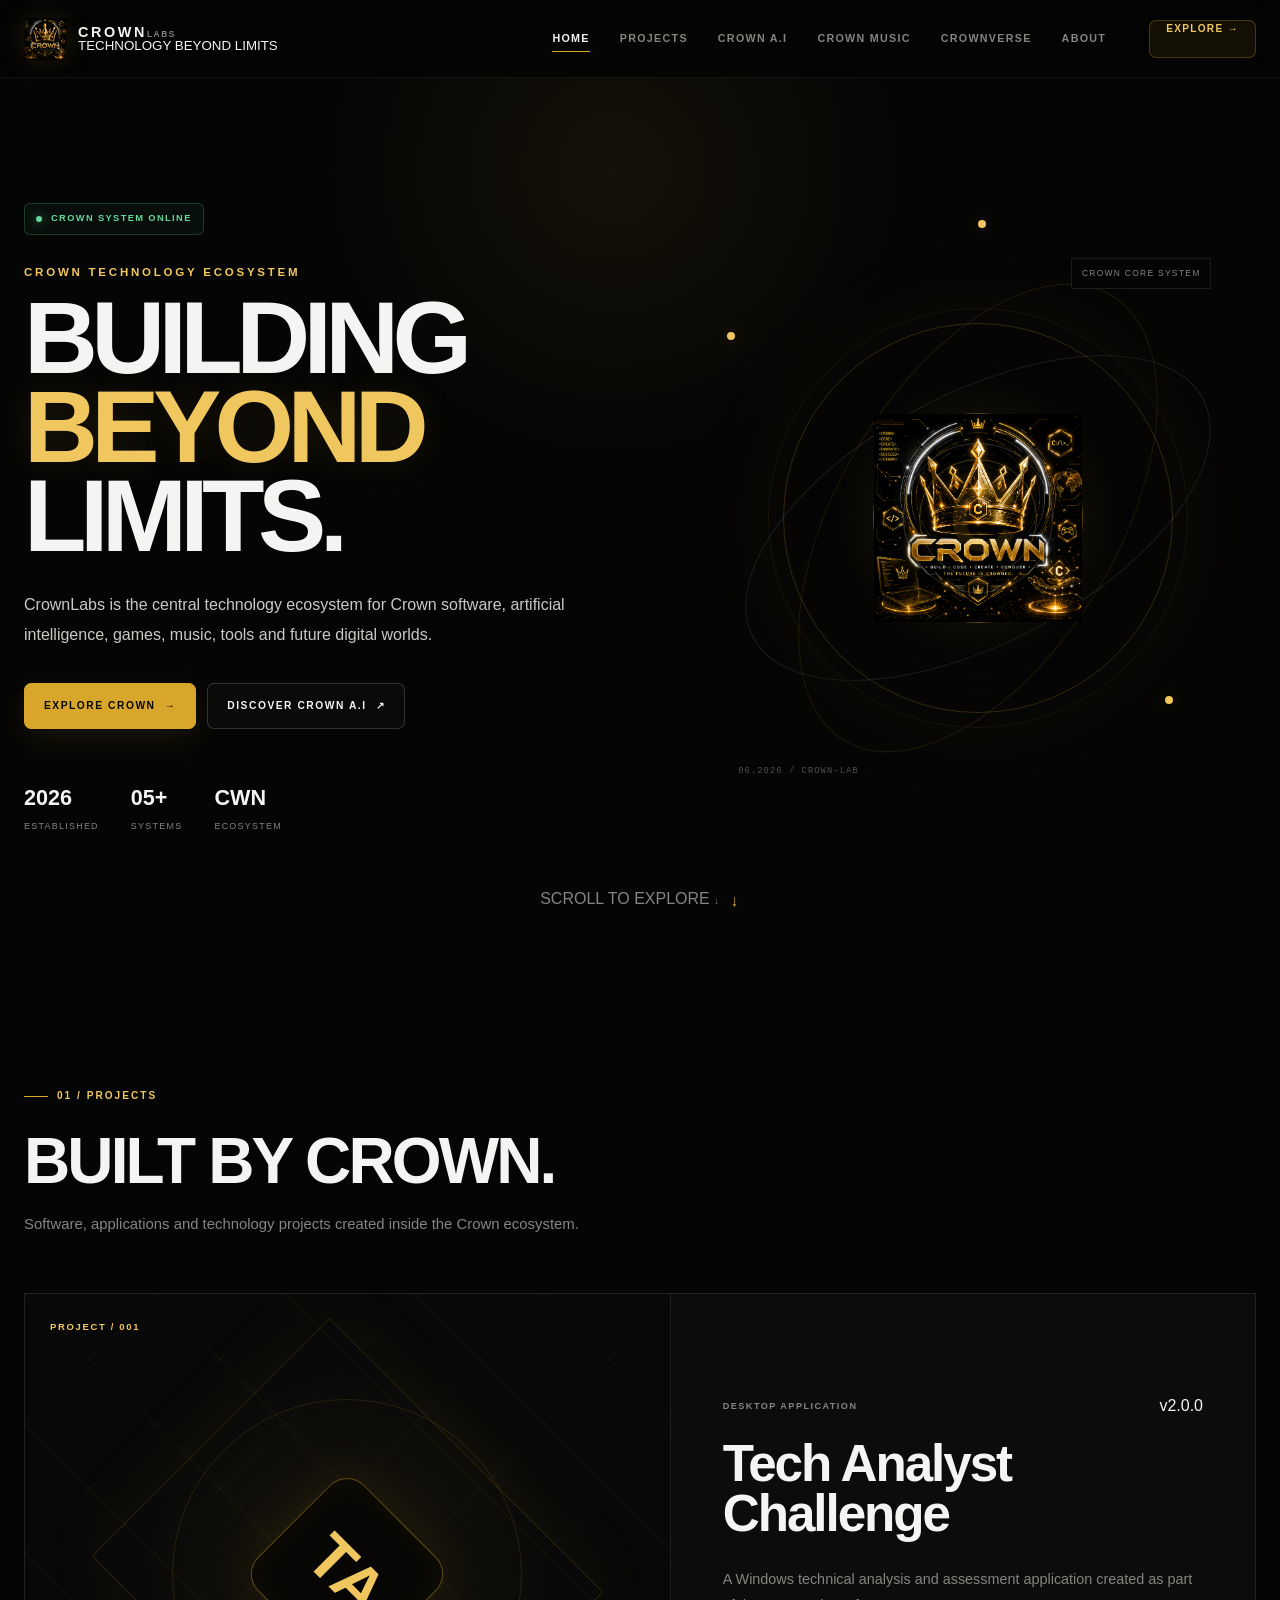
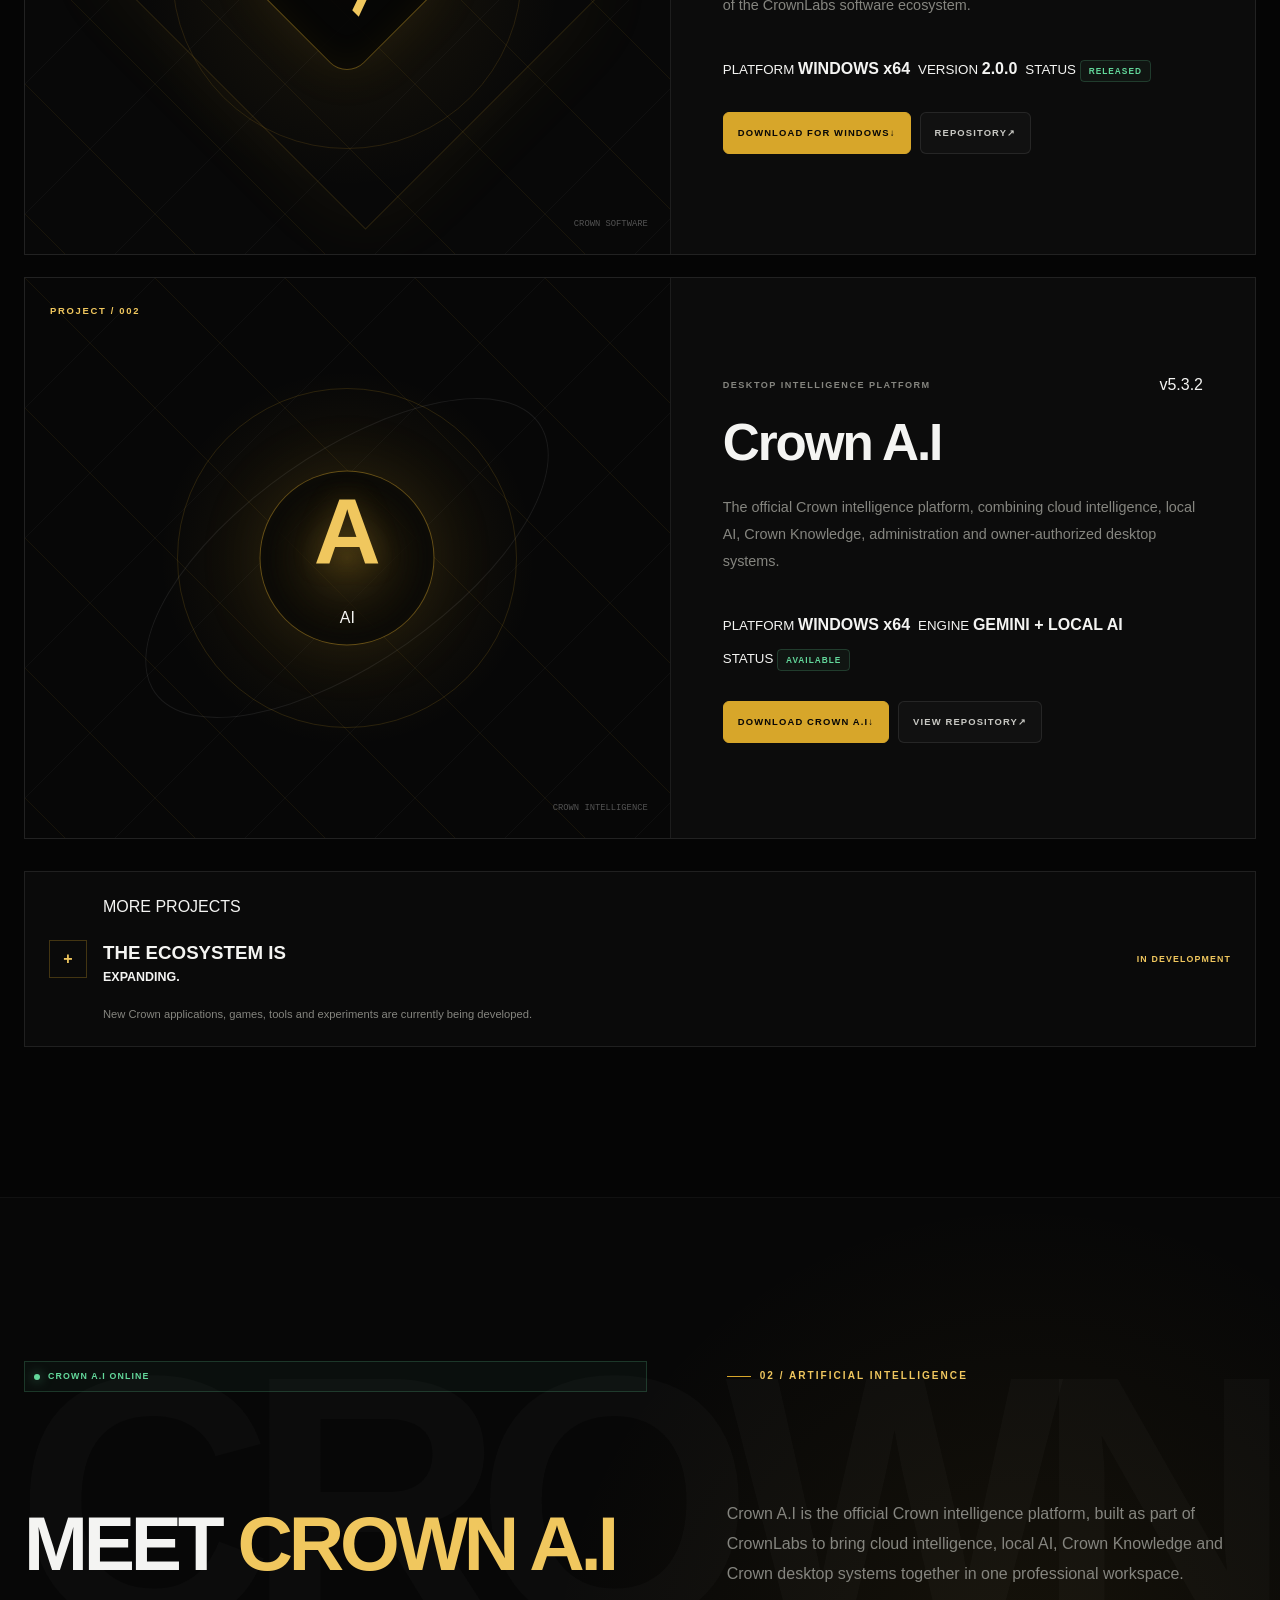
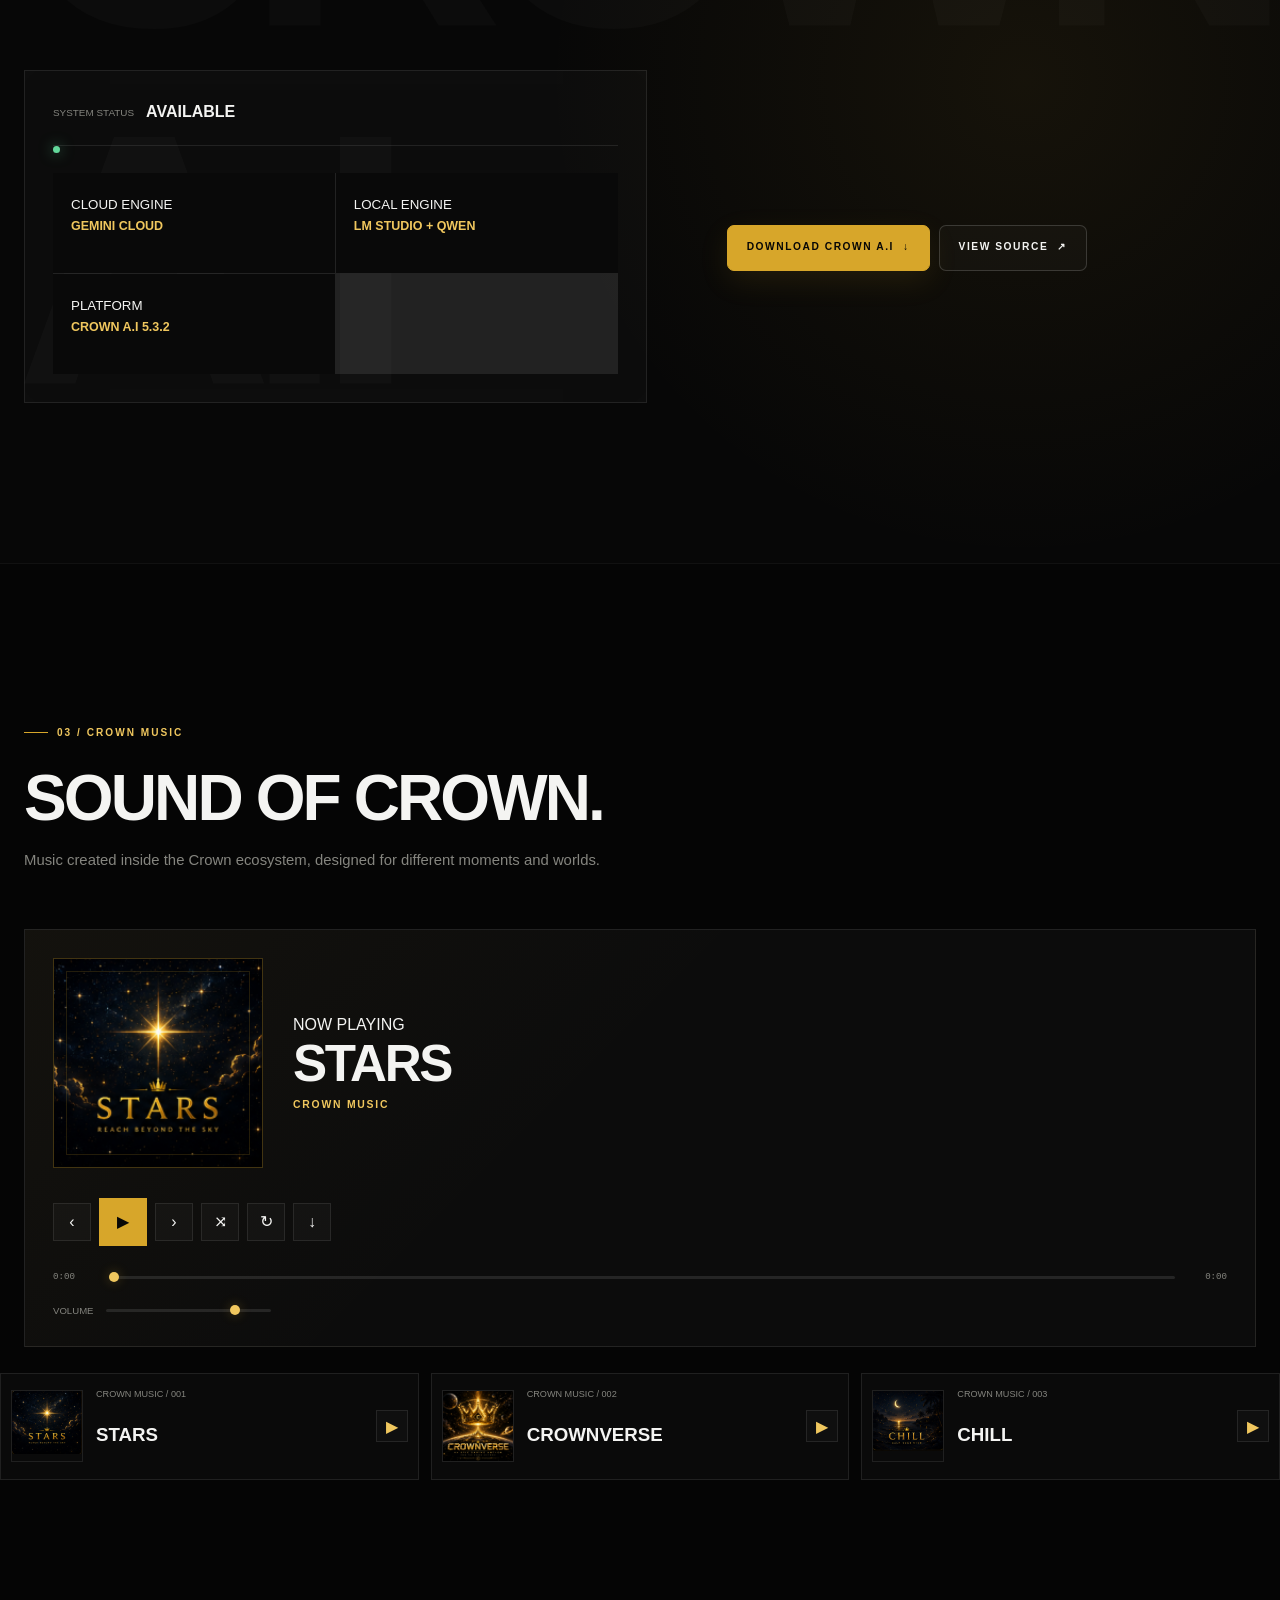
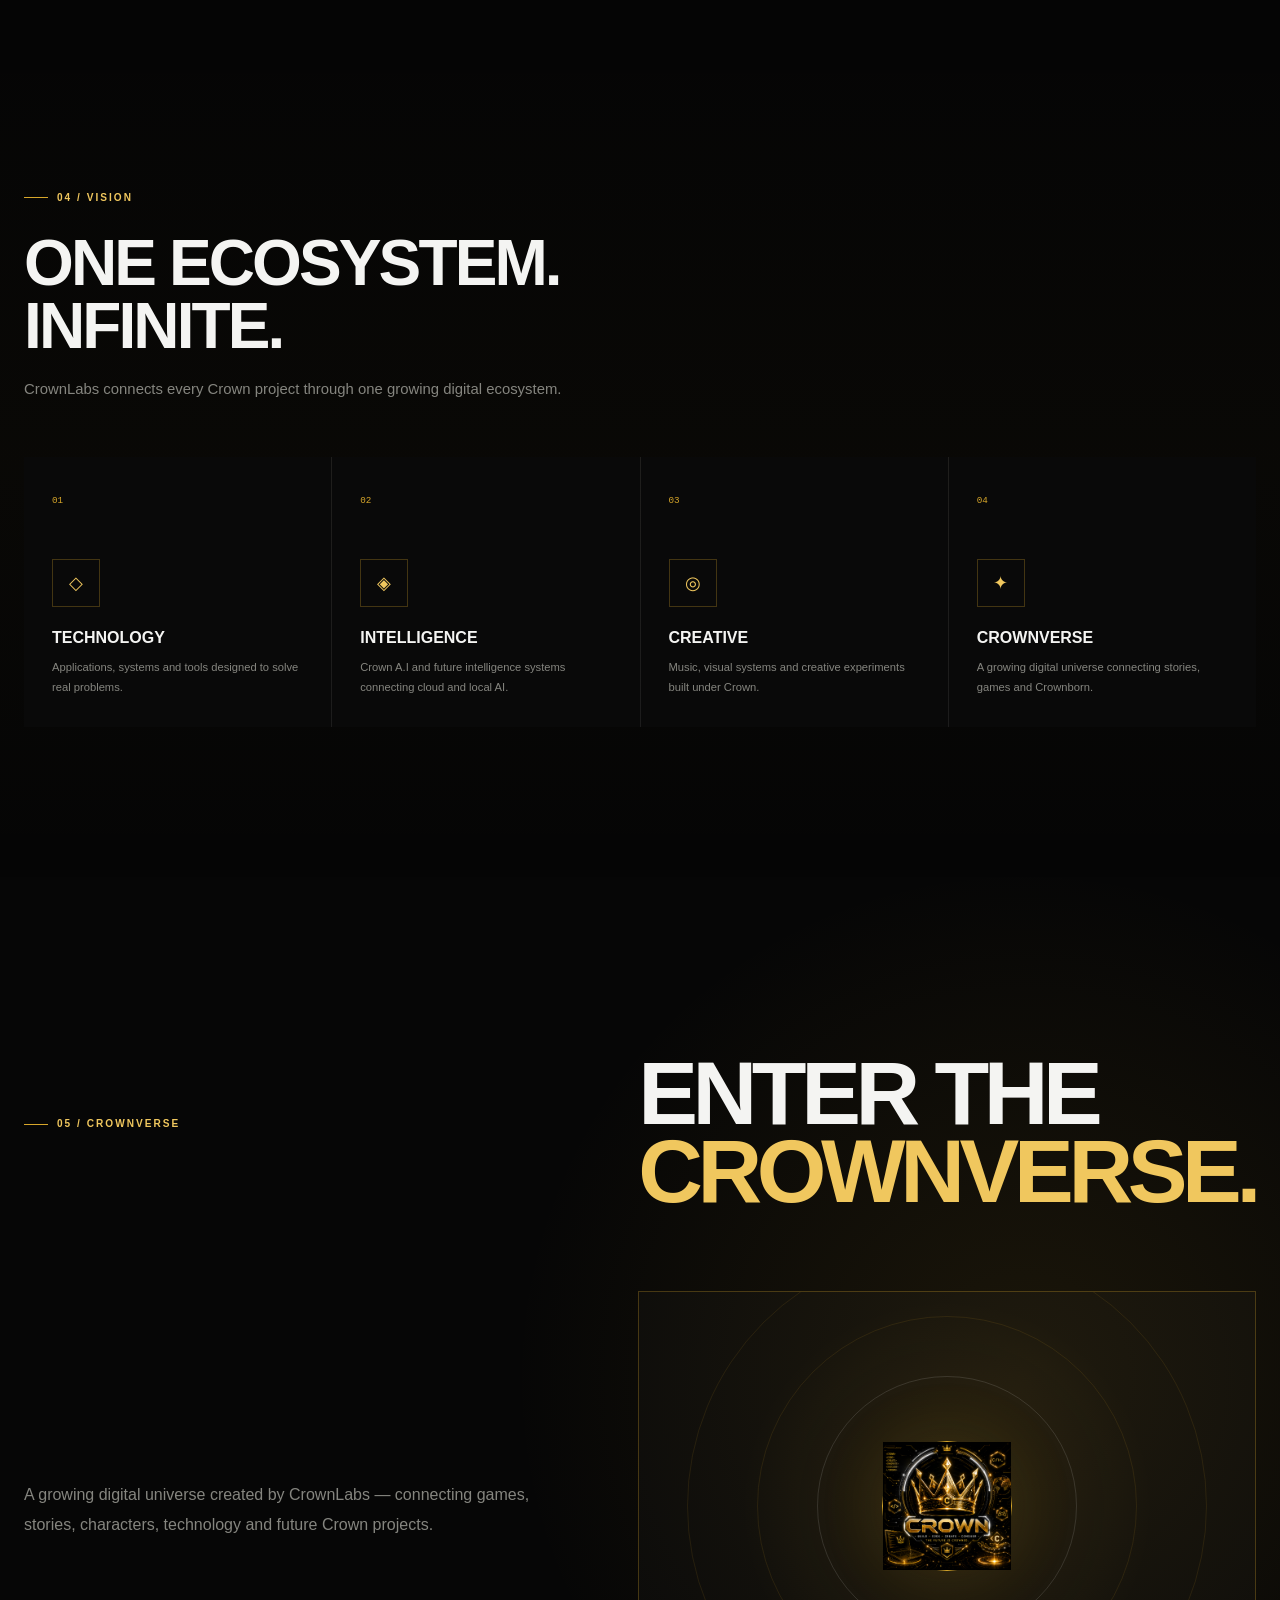
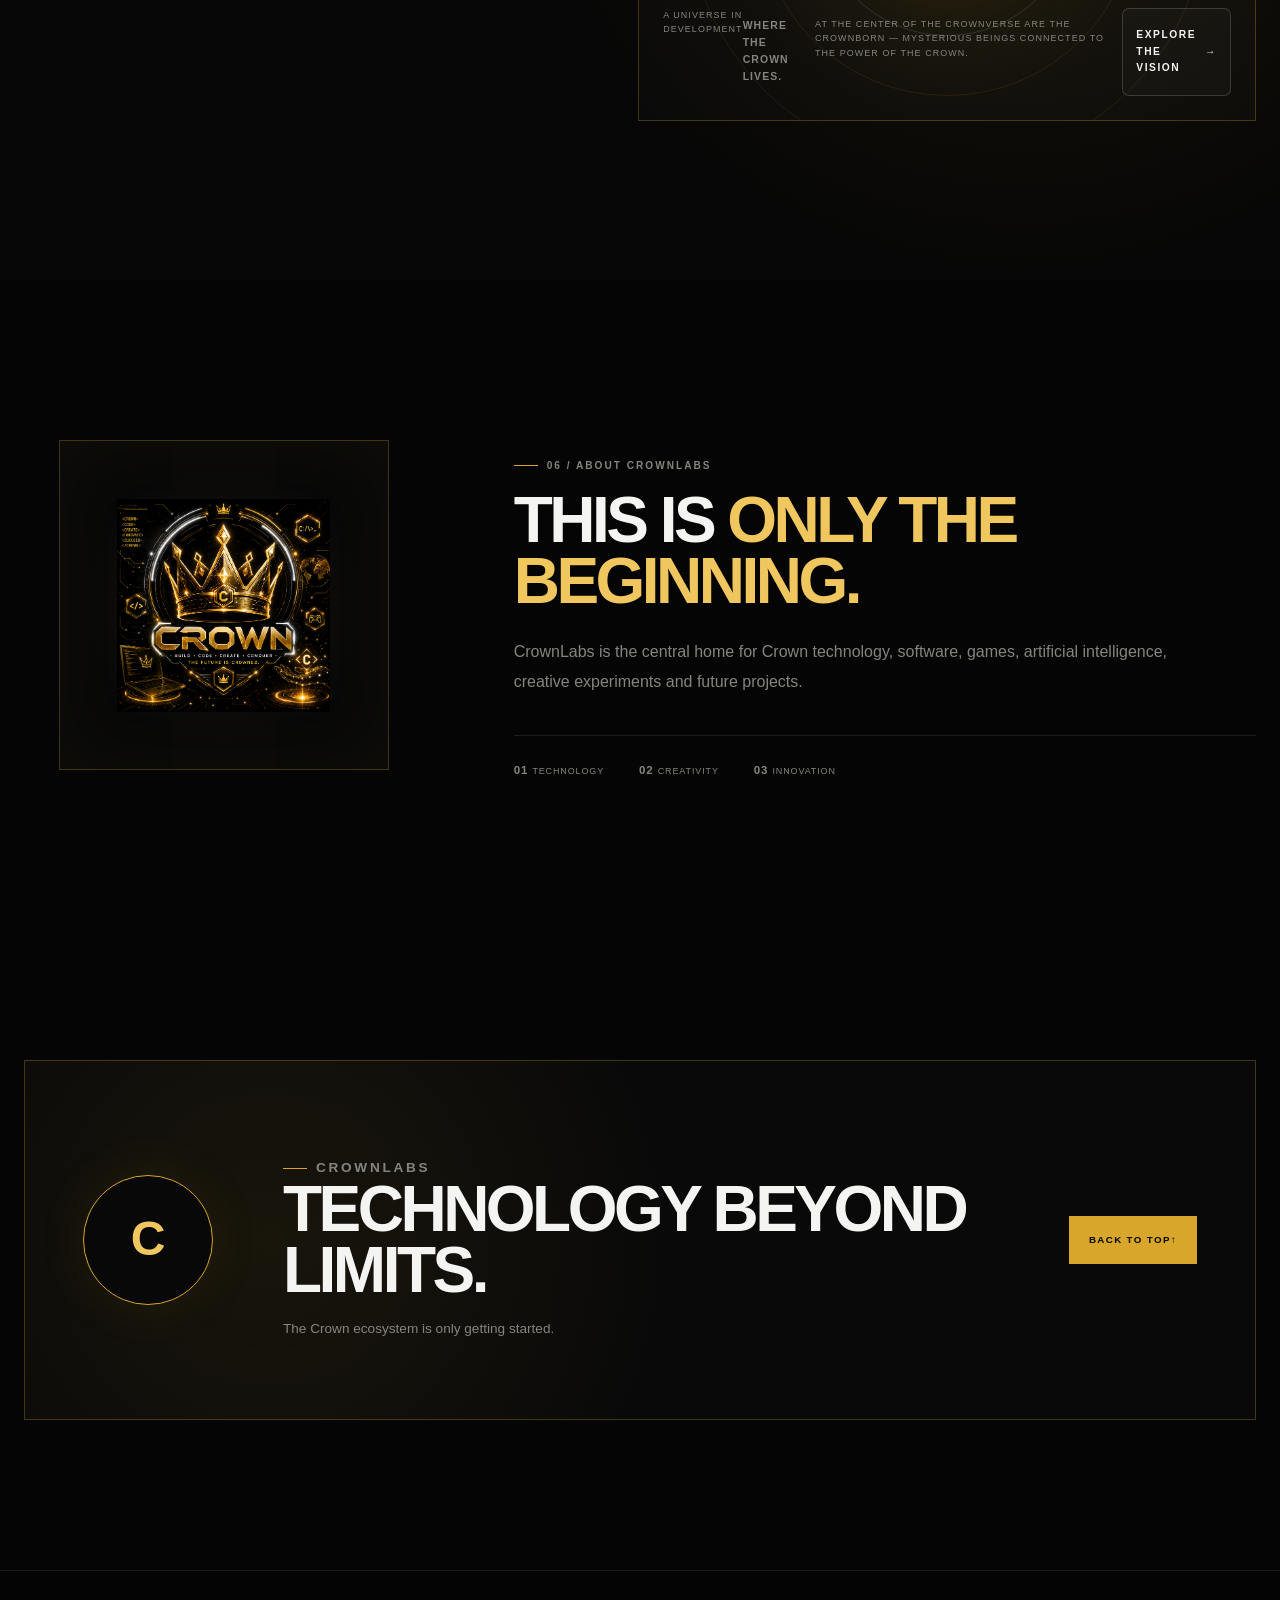
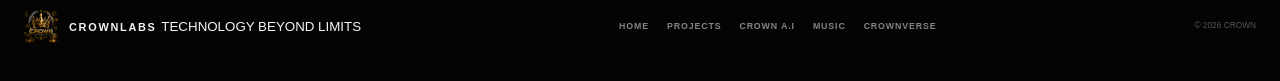
<file: index.html>
<!DOCTYPE html>
<html lang="en">

<head>

    <meta charset="UTF-8">

    <meta
        name="viewport"
        content="width=device-width, initial-scale=1.0"
    >

    <title>CrownLabs — Technology Beyond Limits</title>

    <meta
        name="description"
        content="CrownLabs is the official Crown technology ecosystem for software, artificial intelligence, games, music, tools and Crownverse."
    >

    <meta
        name="keywords"
        content="CrownLabs, Crown, Crown A.I, Crown Music, Crownverse, CWN, Tech Analyst Challenge"
    >

    <meta
        name="author"
        content="CrownLabs"
    >

    <meta
        name="robots"
        content="index, follow"
    >

    <link
        rel="canonical"
        href="https://adedejiabdulmateen15-cmd.github.io/Crown-Website/"
    >

    <meta
        property="og:type"
        content="website"
    >

    <meta
        property="og:title"
        content="CrownLabs — Technology Beyond Limits"
    >

    <meta
        property="og:description"
        content="Explore the official Crown technology ecosystem."
    >

    <meta
        property="og:image"
        content="https://adedejiabdulmateen15-cmd.github.io/Crown-Website/crown-logo.png"
    >

    <link
        rel="icon"
        type="image/x-icon"
        href="crown.ico"
    >

    <link
        rel="stylesheet"
        href="style.css"
    >

</head>


<body>


    <!-- =====================================================
         LOADER
         ===================================================== -->

    <div
        id="loader"
        aria-hidden="true"
    >

        <div class="loader-panel">

            <div class="loader-crown">

                <img
                    src="crown-logo.png"
                    alt="CrownLabs"
                >

            </div>

            <div class="loader-brand">
                CROWNLABS
            </div>

            <div class="loader-subtitle">
                TECHNOLOGY BEYOND LIMITS
            </div>

            <div class="loader-progress">

                <span></span>

            </div>

            <div class="loader-status">
                INITIALIZING CROWN SYSTEM
            </div>

        </div>

    </div>


    <!-- =====================================================
         BACKGROUND SYSTEM
         ===================================================== -->

    <div class="grid-background"></div>

    <div class="ambient ambient-one"></div>

    <div class="ambient ambient-two"></div>

    <div class="ambient ambient-three"></div>

    <div class="cursor-glow"></div>

    <div class="scroll-progress"></div>


    <!-- =====================================================
         HEADER
         ===================================================== -->

    <header class="site-header">

        <div class="nav-container">


            <a
                href="#home"
                class="brand"
                aria-label="CrownLabs home"
            >

                <div class="brand-mark">

                    <img
                        src="crown-logo.png"
                        alt="Crown"
                    >

                </div>

                <div class="brand-copy">

                    <strong>
                        CROWN<span>LABS</span>
                    </strong>

                    <small>
                        TECHNOLOGY BEYOND LIMITS
                    </small>

                </div>

            </a>


            <nav
                class="navigation"
                aria-label="Main navigation"
            >

                <a
                    href="#home"
                    class="active"
                >
                    HOME
                </a>

                <a href="#projects">
                    PROJECTS
                </a>

                <a href="#ai">
                    CROWN A.I
                </a>

                <a href="#music">
                    CROWN MUSIC
                </a>

                <a href="#crownverse">
                    CROWNVERSE
                </a>

                <a href="#about">
                    ABOUT
                </a>

            </nav>


            <a
                href="#projects"
                class="header-button"
            >
                EXPLORE
                <span>→</span>
            </a>


            <button
                class="mobile-menu"
                type="button"
                aria-label="Open navigation"
                aria-expanded="false"
            >

                <span></span>
                <span></span>
                <span></span>

            </button>


        </div>

    </header>


    <main>


        <!-- =================================================
             HERO
             ================================================= -->

        <section
            class="hero"
            id="home"
        >

            <div class="hero-grid">


                <div class="hero-content reveal">


                    <div class="system-status">

                        <span class="status-dot"></span>

                        CROWN SYSTEM ONLINE

                    </div>


                    <p class="hero-eyebrow">
                        CROWN TECHNOLOGY ECOSYSTEM
                    </p>


                    <h1>

                        BUILDING

                        <span>
                            BEYOND
                        </span>

                        LIMITS.

                    </h1>


                    <p class="hero-description">

                        CrownLabs is the central technology ecosystem
                        for Crown software, artificial intelligence,
                        games, music, tools and future digital worlds.

                    </p>


                    <div class="hero-actions">

                        <a
                            href="#projects"
                            class="button button-gold"
                        >

                            EXPLORE CROWN

                            <span>→</span>

                        </a>


                        <a
                            href="#ai"
                            class="button button-outline"
                        >

                            DISCOVER CROWN A.I

                            <span>↗</span>

                        </a>

                    </div>


                    <div class="hero-metrics">


                        <div>

                            <strong>
                                2026
                            </strong>

                            <span>
                                ESTABLISHED
                            </span>

                        </div>


                        <div>

                            <strong>
                                05+
                            </strong>

                            <span>
                                SYSTEMS
                            </span>

                        </div>


                        <div>

                            <strong>
                                CWN
                            </strong>

                            <span>
                                ECOSYSTEM
                            </span>

                        </div>


                    </div>


                </div>


                <!-- HERO VISUAL -->

                <div
                    class="hero-visual reveal"
                    aria-hidden="true"
                >


                    <div class="orbit orbit-one"></div>

                    <div class="orbit orbit-two"></div>

                    <div class="orbit orbit-three"></div>


                    <div class="orbit-dot dot-one"></div>

                    <div class="orbit-dot dot-two"></div>

                    <div class="orbit-dot dot-three"></div>


                    <div class="hero-core">

                        <div class="hero-core-ring"></div>

                        <div class="hero-core-ring ring-two"></div>

                        <img
                            src="crown-logo.png"
                            alt=""
                        >

                    </div>


                    <div class="visual-label">

                        <span>
                            CROWN
                        </span>

                        CORE SYSTEM

                    </div>


                    <div class="visual-coordinate">
                        06.2026 / CROWN-LAB
                    </div>


                </div>


            </div>


            <div class="hero-bottom">

                <span>
                    SCROLL TO EXPLORE
                </span>

                <div class="scroll-arrow">
                    ↓
                </div>

            </div>

        </section>


        <!-- =================================================
             PROJECTS
             ================================================= -->

        <section
            class="section projects-section"
            id="projects"
        >


            <div class="section-heading reveal">


                <div>

                    <p class="section-label">
                        01 / PROJECTS
                    </p>

                    <h2>
                        BUILT BY
                        <span>CROWN.</span>
                    </h2>

                </div>


                <p class="section-intro">

                    Software, applications and technology
                    projects created inside the Crown ecosystem.

                </p>


            </div>


            <!-- TECH ANALYST -->

            <article class="featured-project reveal">


                <div class="project-visual">


                    <div class="project-number">
                        PROJECT / 001
                    </div>


                    <div class="project-lines"></div>


                    <div class="project-grid-glow"></div>


                    <div class="project-symbol">
                        TA
                    </div>


                    <div class="project-orbit"></div>


                    <div class="project-corner">
                        CROWN SOFTWARE
                    </div>


                </div>


                <div class="project-information">


                    <div class="project-top">

                        <span>
                            DESKTOP APPLICATION
                        </span>

                        <span>
                            v2.0.0
                        </span>

                    </div>


                    <h3>

                        Tech Analyst

                        <span>
                            Challenge
                        </span>

                    </h3>


                    <p>

                        A Windows technical analysis and
                        assessment application created as
                        part of the CrownLabs software ecosystem.

                    </p>


                    <div class="project-specs">


                        <div>

                            <small>
                                PLATFORM
                            </small>

                            <strong>
                                WINDOWS x64
                            </strong>

                        </div>


                        <div>

                            <small>
                                VERSION
                            </small>

                            <strong>
                                2.0.0
                            </strong>

                        </div>


                        <div>

                            <small>
                                STATUS
                            </small>

                            <strong class="released">
                                RELEASED
                            </strong>

                        </div>


                    </div>


                    <div class="project-actions">


                        <a
                            class="download-button"
                            href="https://github.com/adedejiabdulmateen15-cmd/Crown-Website/releases/download/v2.0.0/Tech.Analyst.Challenge.Setup.2.0.0.exe"
                        >

                            DOWNLOAD FOR WINDOWS

                            <span>
                                ↓
                            </span>

                        </a>


                        <a
                            class="project-link"
                            href="https://github.com/adedejiabdulmateen15-cmd/Crown-Website"
                            target="_blank"
                            rel="noopener"
                        >

                            REPOSITORY

                            <span>
                                ↗
                            </span>

                        </a>


                    </div>


                </div>

            </article>


            <!-- CROWN A.I -->

            <article class="featured-project ai-project reveal">


                <div class="project-visual ai-project-visual">


                    <div class="project-number">
                        PROJECT / 002
                    </div>


                    <div class="project-lines"></div>


                    <div class="ai-project-core">

                        <span>
                            AI
                        </span>

                    </div>


                    <div class="ai-project-orbit orbit-a"></div>

                    <div class="ai-project-orbit orbit-b"></div>


                    <div class="project-corner">
                        CROWN INTELLIGENCE
                    </div>


                </div>


                <div class="project-information">


                    <div class="project-top">

                        <span>
                            DESKTOP INTELLIGENCE PLATFORM
                        </span>

                        <span>
                            v5.3.2
                        </span>

                    </div>


                    <h3>

                        Crown

                        <span>
                            A.I
                        </span>

                    </h3>


                    <p>

                        The official Crown intelligence platform,
                        combining cloud intelligence, local AI,
                        Crown Knowledge, administration and
                        owner-authorized desktop systems.

                    </p>


                    <div class="project-specs">


                        <div>

                            <small>
                                PLATFORM
                            </small>

                            <strong>
                                WINDOWS x64
                            </strong>

                        </div>


                        <div>

                            <small>
                                ENGINE
                            </small>

                            <strong>
                                GEMINI + LOCAL AI
                            </strong>

                        </div>


                        <div>

                            <small>
                                STATUS
                            </small>

                            <strong class="released">
                                AVAILABLE
                            </strong>

                        </div>


                    </div>


                    <div class="project-actions">


                        <a
                            class="download-button"
                            href="https://github.com/adedejiabdulmateen15-cmd/Crown-AI/releases/download/v5.3.2/Crown.A.I.Setup.5.3.2.exe"
                        >

                            DOWNLOAD CROWN A.I

                            <span>
                                ↓
                            </span>

                        </a>


                        <a
                            class="project-link"
                            href="https://github.com/adedejiabdulmateen15-cmd/Crown-AI"
                            target="_blank"
                            rel="noopener"
                        >

                            VIEW REPOSITORY

                            <span>
                                ↗
                            </span>

                        </a>


                    </div>


                </div>

            </article>


            <!-- MORE PROJECTS -->

            <div class="upcoming reveal">


                <div class="upcoming-icon">
                    +
                </div>


                <div>

                    <span>
                        MORE PROJECTS
                    </span>

                    <h3>

                        THE ECOSYSTEM IS

                        <strong>
                            EXPANDING.
                        </strong>

                    </h3>

                    <p>

                        New Crown applications, games,
                        tools and experiments are currently
                        being developed.

                    </p>

                </div>


                <div class="upcoming-status">
                    IN DEVELOPMENT
                </div>


            </div>


        </section>


        <!-- =================================================
             CROWN A.I
             ================================================= -->

        <section
            class="ai-section"
            id="ai"
        >


            <div class="ai-background-word">
                CROWN A.I
            </div>


            <div class="ai-content reveal">


                <div class="ai-badge">

                    <span class="pulse"></span>

                    CROWN A.I ONLINE

                </div>


                <p class="section-label">
                    02 / ARTIFICIAL INTELLIGENCE
                </p>


                <h2>

                    MEET

                    <span>
                        CROWN A.I
                    </span>

                </h2>


                <p class="ai-description">

                    Crown A.I is the official Crown intelligence
                    platform, built as part of CrownLabs to bring
                    cloud intelligence, local AI, Crown Knowledge
                    and Crown desktop systems together in one
                    professional workspace.

                </p>


                <div class="ai-status-panel">


                    <div class="ai-status-main">

                        <span>
                            SYSTEM STATUS
                        </span>

                        <strong>
                            AVAILABLE
                        </strong>

                    </div>


                    <div class="ai-status-line"></div>


                    <div class="ai-status-grid">


                        <div class="ai-status-card">

                            <small>
                                CLOUD ENGINE
                            </small>

                            <strong>
                                GEMINI CLOUD
                            </strong>

                        </div>


                        <div class="ai-status-card">

                            <small>
                                LOCAL ENGINE
                            </small>

                            <strong>
                                LM STUDIO + QWEN
                            </strong>

                        </div>


                        <div class="ai-status-card">

                            <small>
                                PLATFORM
                            </small>

                            <strong>
                                CROWN A.I 5.3.2
                            </strong>

                        </div>


                    </div>


                </div>


                <div class="ai-actions-row">


                    <a
                        href="https://github.com/adedejiabdulmateen15-cmd/Crown-AI/releases/download/v5.3.2/Crown.A.I.Setup.5.3.2.exe"
                        class="button button-gold"
                    >

                        DOWNLOAD CROWN A.I

                        <span>
                            ↓
                        </span>

                    </a>


                    <a
                        href="https://github.com/adedejiabdulmateen15-cmd/Crown-AI"
                        class="button button-outline"
                        target="_blank"
                        rel="noopener"
                    >

                        VIEW SOURCE

                        <span>
                            ↗
                        </span>

                    </a>


                </div>


            </div>


        </section>


        <!-- =================================================
             CROWN MUSIC
             ================================================= -->

        <section
            class="music-section"
            id="music"
        >


            <div class="section-heading reveal">


                <div>

                    <p class="section-label">
                        03 / CROWN MUSIC
                    </p>

                    <h2>
                        SOUND OF
                        <span>CROWN.</span>
                    </h2>

                </div>


                <p class="section-intro">

                    Music created inside the Crown ecosystem,
                    designed for different moments and worlds.

                </p>


            </div>


            <div class="music-player reveal">


                <div class="music-main">


                    <div class="music-cover">

                        <img
                            class="player-cover"
                            src="music/stars-cover.png"
                            alt="Current track"
                        >

                    </div>


                    <div class="music-information">

                        <span>
                            NOW PLAYING
                        </span>

                        <h3 class="player-title">
                            STARS
                        </h3>

                        <p class="player-artist">
                            CROWN MUSIC
                        </p>

                    </div>


                </div>


                <div class="music-controls">


                    <button
                        class="previous-btn"
                        type="button"
                        aria-label="Previous track"
                    >
                        ‹
                    </button>


                    <button
                        class="play-btn"
                        type="button"
                        aria-label="Play"
                    >
                        ▶
                    </button>


                    <button
                        class="next-btn"
                        type="button"
                        aria-label="Next track"
                    >
                        ›
                    </button>


                    <button
                        class="shuffle-btn"
                        type="button"
                        aria-label="Shuffle"
                    >
                        ⤨
                    </button>


                    <button
                        class="repeat-btn"
                        type="button"
                        aria-label="Repeat"
                    >
                        ↻
                    </button>


                    <button
                        class="download-btn"
                        type="button"
                        aria-label="Download track"
                    >
                        ↓
                    </button>


                </div>


                <div class="music-progress">


                    <span class="current-time">
                        0:00
                    </span>


                    <input
                        class="progress-bar"
                        type="range"
                        min="0"
                        max="100"
                        value="0"
                        step="0.1"
                        aria-label="Track progress"
                    >


                    <span class="duration">
                        0:00
                    </span>


                </div>


                <div class="music-volume">

                    <span>
                        VOLUME
                    </span>

                    <input
                        class="volume-bar"
                        type="range"
                        min="0"
                        max="1"
                        value=".8"
                        step=".01"
                        aria-label="Volume"
                    >

                </div>


            </div>


            <div class="music-cards reveal">


                <article
                    class="music-card"
                    data-track="0"
                >

                    <div class="music-card-cover">

                        <img
                            src="music/stars-cover.png"
                            alt="Stars"
                        >

                    </div>

                    <div class="music-card-information">

                        <span>
                            CROWN MUSIC / 001
                        </span>

                        <h3>
                            STARS
                        </h3>

                    </div>

                    <button
                        class="card-play"
                        type="button"
                        aria-label="Play Stars"
                    >
                        ▶
                    </button>

                </article>


                <article
                    class="music-card"
                    data-track="1"
                >

                    <div class="music-card-cover">

                        <img
                            src="music/crownverse-cover.png"
                            alt="Crownverse"
                        >

                    </div>

                    <div class="music-card-information">

                        <span>
                            CROWN MUSIC / 002
                        </span>

                        <h3>
                            CROWNVERSE
                        </h3>

                    </div>

                    <button
                        class="card-play"
                        type="button"
                        aria-label="Play Crownverse"
                    >
                        ▶
                    </button>

                </article>


                <article
                    class="music-card"
                    data-track="2"
                >

                    <div class="music-card-cover">

                        <img
                            src="music/chill-cover.png"
                            alt="Chill"
                        >

                    </div>

                    <div class="music-card-information">

                        <span>
                            CROWN MUSIC / 003
                        </span>

                        <h3>
                            CHILL
                        </h3>

                    </div>

                    <button
                        class="card-play"
                        type="button"
                        aria-label="Play Chill"
                    >
                        ▶
                    </button>

                </article>


            </div>


        </section>


        <!-- =================================================
             VISION
             ================================================= -->

        <section
            class="vision-section"
            id="vision"
        >


            <div class="section-heading reveal">

                <div>

                    <p class="section-label">
                        04 / VISION
                    </p>

                    <h2>
                        ONE ECOSYSTEM.
                        <span>INFINITE.</span>
                    </h2>

                </div>

                <p class="section-intro">

                    CrownLabs connects every Crown project
                    through one growing digital ecosystem.

                </p>

            </div>


            <div class="vision-grid reveal">


                <article class="vision-card">

                    <span class="vision-number">
                        01
                    </span>

                    <div class="vision-icon">
                        ◇
                    </div>

                    <h3>
                        TECHNOLOGY
                    </h3>

                    <p>
                        Applications, systems and tools
                        designed to solve real problems.
                    </p>

                </article>


                <article class="vision-card">

                    <span class="vision-number">
                        02
                    </span>

                    <div class="vision-icon">
                        ◈
                    </div>

                    <h3>
                        INTELLIGENCE
                    </h3>

                    <p>
                        Crown A.I and future intelligence
                        systems connecting cloud and local AI.
                    </p>

                </article>


                <article class="vision-card">

                    <span class="vision-number">
                        03
                    </span>

                    <div class="vision-icon">
                        ◎
                    </div>

                    <h3>
                        CREATIVE
                    </h3>

                    <p>
                        Music, visual systems and creative
                        experiments built under Crown.
                    </p>

                </article>


                <article class="vision-card">

                    <span class="vision-number">
                        04
                    </span>

                    <div class="vision-icon">
                        ✦
                    </div>

                    <h3>
                        CROWNVERSE
                    </h3>

                    <p>
                        A growing digital universe connecting
                        stories, games and Crownborn.
                    </p>

                </article>


            </div>


        </section>


        <!-- =================================================
             CROWNVERSE
             ================================================= -->

        <section
            class="crownverse-section"
            id="crownverse"
        >


            <div class="crownverse-content reveal">


                <p class="section-label">
                    05 / CROWNVERSE
                </p>


                <h2>

                    ENTER THE

                    <span>
                        CROWNVERSE.
                    </span>

                </h2>


                <p class="crownverse-description">

                    A growing digital universe created by
                    CrownLabs — connecting games, stories,
                    characters, technology and future
                    Crown projects.

                </p>


                <div class="crownverse-card">


                    <div class="crownverse-logo">

                        <div class="crownverse-ring"></div>

                        <img
                            src="crown-logo.png"
                            alt="Crownverse"
                        >

                    </div>


                    <div class="crownverse-info">

                        <span>
                            A UNIVERSE IN DEVELOPMENT
                        </span>


                        <h3>

                            WHERE THE

                            <strong>
                                CROWN
                            </strong>

                            LIVES.

                        </h3>


                        <p>

                            At the center of the Crownverse
                            are the Crownborn — mysterious
                            beings connected to the power
                            of the Crown.

                        </p>


                        <a
                            href="#about"
                            class="button button-outline"
                        >

                            EXPLORE THE VISION

                            <span>
                                →
                            </span>

                        </a>

                    </div>


                </div>


            </div>


        </section>


        <!-- =================================================
             ABOUT
             ================================================= -->

        <section
            class="section about-section"
            id="about"
        >


            <div class="about-grid reveal">


                <div class="about-logo">

                    <div class="about-logo-frame">

                        <img
                            src="crown-logo.png"
                            alt="CrownLabs"
                        >

                    </div>

                </div>


                <div class="about-content">


                    <p class="section-label">
                        06 / ABOUT CROWNLABS
                    </p>


                    <h2>

                        THIS IS

                        <span>
                            ONLY THE BEGINNING.
                        </span>

                    </h2>


                    <p>

                        CrownLabs is the central home for
                        Crown technology, software, games,
                        artificial intelligence, creative
                        experiments and future projects.

                    </p>


                    <div class="about-line"></div>


                    <div class="about-meta">


                        <span>

                            <strong>
                                01
                            </strong>

                            TECHNOLOGY

                        </span>


                        <span>

                            <strong>
                                02
                            </strong>

                            CREATIVITY

                        </span>


                        <span>

                            <strong>
                                03
                            </strong>

                            INNOVATION

                        </span>


                    </div>


                </div>


            </div>


        </section>


        <!-- =================================================
             FINAL CTA
             ================================================= -->

        <section class="final-section">


            <div class="final-grid">


                <div class="final-mark">
                    C
                </div>


                <div class="final-content">

                    <p class="section-label">
                        CROWNLABS
                    </p>

                    <h2>

                        TECHNOLOGY

                        <span>
                            BEYOND LIMITS.
                        </span>

                    </h2>

                    <p>

                        The Crown ecosystem is only getting started.

                    </p>

                </div>


                <a
                    href="#home"
                    class="final-button"
                >

                    BACK TO TOP

                    <span>
                        ↑
                    </span>

                </a>


            </div>


        </section>


    </main>


    <!-- =====================================================
         FOOTER
         ===================================================== -->

    <footer class="site-footer">


        <div class="footer-inner">


            <div class="footer-brand">

                <img
                    src="crown-logo.png"
                    alt="CrownLabs"
                >

                <div>

                    <strong>
                        CROWN<span>LABS</span>
                    </strong>

                    <small>
                        TECHNOLOGY BEYOND LIMITS
                    </small>

                </div>

            </div>


            <div class="footer-links">

                <a href="#home">
                    HOME
                </a>

                <a href="#projects">
                    PROJECTS
                </a>

                <a href="#ai">
                    CROWN A.I
                </a>

                <a href="#music">
                    MUSIC
                </a>

                <a href="#crownverse">
                    CROWNVERSE
                </a>

            </div>


            <div class="footer-copy">

                © <span data-year>2026</span>
                CROWN

            </div>


        </div>


    </footer>


    <script src="script.js"></script>

</body>

</html>
</file>
<file: style.css>
/* =========================================================
   CROWNLABS — PROFESSIONAL FUTURISTIC SYSTEM
   File: style.css
   ========================================================= */

:root {
    --black: #050505;
    --black-2: #080808;
    --black-3: #0d0d0d;
    --panel: rgba(13, 13, 13, 0.86);
    --panel-strong: rgba(16, 16, 16, 0.96);

    --gold: #d7a62a;
    --gold-light: #f0c75e;
    --gold-dark: #8e6712;
    --gold-soft: rgba(215, 166, 42, 0.18);
    --gold-glow: rgba(215, 166, 42, 0.32);

    --white: #f4f4f2;
    --white-soft: #c9c9c4;
    --muted: #85857f;
    --line: rgba(255, 255, 255, 0.09);
    --line-gold: rgba(215, 166, 42, 0.28);

    --success: #63d89b;
    --danger: #e36b6b;

    --max-width: 1320px;
    --header-height: 78px;

    --ease: cubic-bezier(0.22, 1, 0.36, 1);
    --fast: 180ms var(--ease);
    --normal: 360ms var(--ease);
    --slow: 700ms var(--ease);
}

/* =========================================================
   RESET
   ========================================================= */

*,
*::before,
*::after {
    box-sizing: border-box;
}

html {
    scroll-behavior: smooth;
    background: var(--black);
}

body {
    margin: 0;
    min-width: 320px;
    background:
        radial-gradient(circle at 50% -20%, rgba(215, 166, 42, 0.08), transparent 32rem),
        var(--black);
    color: var(--white);
    font-family:
        Inter,
        "Segoe UI",
        Arial,
        Helvetica,
        sans-serif;
    line-height: 1.6;
    overflow-x: hidden;
}

body.loading {
    overflow: hidden;
}

img {
    display: block;
    max-width: 100%;
}

button,
a,
input,
textarea {
    font: inherit;
}

button {
    border: 0;
}

a {
    color: inherit;
    text-decoration: none;
}

::selection {
    background: var(--gold);
    color: #050505;
}

/* =========================================================
   GLOBAL BACKGROUND
   ========================================================= */

.grid-background {
    position: fixed;
    inset: 0;
    z-index: -10;
    pointer-events: none;
    opacity: 0.34;
    background-image:
        linear-gradient(rgba(255, 255, 255, 0.022) 1px, transparent 1px),
        linear-gradient(90deg, rgba(255, 255, 255, 0.022) 1px, transparent 1px);
    background-size: 64px 64px;
    mask-image: linear-gradient(to bottom, black 0%, rgba(0, 0, 0, 0.65) 60%, transparent 100%);
}

.ambient {
    position: fixed;
    z-index: -9;
    width: 34rem;
    height: 34rem;
    border-radius: 50%;
    pointer-events: none;
    filter: blur(90px);
    opacity: 0.08;
}

.ambient-one {
    top: -18rem;
    left: -12rem;
    background: var(--gold);
}

.ambient-two {
    top: 40%;
    right: -20rem;
    background: #ffffff;
}

.ambient-three {
    bottom: -20rem;
    left: 35%;
    background: var(--gold);
}

.cursor-glow {
    position: fixed;
    z-index: 999;
    width: 280px;
    height: 280px;
    margin-left: -140px;
    margin-top: -140px;
    border-radius: 50%;
    pointer-events: none;
    background: radial-gradient(
        circle,
        rgba(215, 166, 42, 0.075),
        transparent 68%
    );
    opacity: 0;
    transition: opacity 300ms ease;
}

.scroll-progress {
    position: fixed;
    top: 0;
    left: 0;
    z-index: 2000;
    width: 0;
    height: 2px;
    background: linear-gradient(
        90deg,
        var(--gold-dark),
        var(--gold-light),
        #ffffff
    );
    box-shadow: 0 0 14px var(--gold-glow);
}

/* =========================================================
   LOADER
   ========================================================= */

#loader {
    position: fixed;
    inset: 0;
    z-index: 5000;
    display: grid;
    place-items: center;
    background:
        radial-gradient(circle at center, rgba(215, 166, 42, 0.09), transparent 28rem),
        #050505;
    transition:
        opacity 700ms ease,
        visibility 700ms ease;
}

#loader.loaded {
    opacity: 0;
    visibility: hidden;
    pointer-events: none;
}

.loader-panel {
    width: min(90vw, 420px);
    padding: 42px 34px;
    text-align: center;
}

.loader-crown {
    width: 88px;
    height: 88px;
    margin: 0 auto 22px;
    display: grid;
    place-items: center;
    border: 1px solid var(--line-gold);
    border-radius: 24px;
    background: rgba(255, 255, 255, 0.025);
    box-shadow:
        inset 0 0 30px rgba(215, 166, 42, 0.05),
        0 0 45px rgba(215, 166, 42, 0.07);
    animation: loaderPulse 2s ease-in-out infinite;
}

.loader-crown img {
    width: 58px;
    height: 58px;
    object-fit: contain;
}

.loader-brand {
    font-size: 1.5rem;
    font-weight: 800;
    letter-spacing: 0.3em;
    margin-left: 0.3em;
}

.loader-subtitle {
    margin-top: 6px;
    color: var(--gold-light);
    font-size: 0.65rem;
    letter-spacing: 0.22em;
    text-transform: uppercase;
}

.loader-progress {
    height: 2px;
    margin: 28px 0 14px;
    overflow: hidden;
    background: rgba(255, 255, 255, 0.08);
}

.loader-progress span {
    display: block;
    width: 35%;
    height: 100%;
    background: linear-gradient(
        90deg,
        transparent,
        var(--gold),
        #fff,
        var(--gold)
    );
    animation: loaderProgress 1.8s ease-in-out infinite;
}

.loader-status {
    color: var(--muted);
    font-size: 0.62rem;
    letter-spacing: 0.16em;
    text-transform: uppercase;
}

@keyframes loaderPulse {
    0%,
    100% {
        transform: scale(1);
        box-shadow:
            inset 0 0 30px rgba(215, 166, 42, 0.05),
            0 0 35px rgba(215, 166, 42, 0.05);
    }

    50% {
        transform: scale(1.035);
        box-shadow:
            inset 0 0 30px rgba(215, 166, 42, 0.1),
            0 0 55px rgba(215, 166, 42, 0.12);
    }
}

@keyframes loaderProgress {
    0% {
        transform: translateX(-140%);
    }

    100% {
        transform: translateX(400%);
    }
}

/* =========================================================
   HEADER
   ========================================================= */

.site-header {
    position: fixed;
    top: 0;
    left: 0;
    right: 0;
    z-index: 1000;
    height: var(--header-height);
    border-bottom: 1px solid rgba(255, 255, 255, 0.055);
    background: rgba(5, 5, 5, 0.78);
    backdrop-filter: blur(22px);
    -webkit-backdrop-filter: blur(22px);
}

.nav-container {
    width: min(var(--max-width), calc(100% - 48px));
    height: 100%;
    margin: auto;
    display: flex;
    align-items: center;
    gap: 30px;
}

.brand {
    display: inline-flex;
    align-items: center;
    gap: 12px;
    min-width: max-content;
}

.brand-mark {
    width: 42px;
    height: 42px;
    object-fit: contain;
    border-radius: 11px;
    filter: drop-shadow(0 0 12px rgba(215, 166, 42, 0.13));
}

.brand-copy {
    display: flex;
    flex-direction: column;
    line-height: 1;
}

.brand-copy strong {
    font-size: 0.9rem;
    font-weight: 800;
    letter-spacing: 0.18em;
}

.brand-copy span {
    margin-top: 5px;
    color: var(--muted);
    font-size: 0.52rem;
    letter-spacing: 0.19em;
    text-transform: uppercase;
}

.navigation {
    display: flex;
    align-items: center;
    justify-content: center;
    gap: 4px;
    margin-left: auto;
}

.navigation a {
    position: relative;
    padding: 10px 13px;
    color: var(--muted);
    font-size: 0.67rem;
    font-weight: 600;
    letter-spacing: 0.12em;
    text-transform: uppercase;
    transition: color var(--fast);
}

.navigation a::after {
    content: "";
    position: absolute;
    left: 13px;
    right: 13px;
    bottom: 5px;
    height: 1px;
    background: var(--gold);
    transform: scaleX(0);
    transform-origin: center;
    transition: transform var(--normal);
}

.navigation a:hover,
.navigation a.active {
    color: var(--white);
}

.navigation a:hover::after,
.navigation a.active::after {
    transform: scaleX(1);
}

.header-button {
    min-height: 38px;
    padding: 0 16px;
    border: 1px solid var(--line-gold);
    border-radius: 7px;
    background: rgba(215, 166, 42, 0.08);
    color: var(--gold-light);
    font-size: 0.63rem;
    font-weight: 700;
    letter-spacing: 0.13em;
    text-transform: uppercase;
    transition:
        background var(--fast),
        border-color var(--fast),
        transform var(--fast);
}

.header-button:hover {
    border-color: var(--gold);
    background: rgba(215, 166, 42, 0.15);
    transform: translateY(-1px);
}

.mobile-menu {
    display: none;
    width: 40px;
    height: 40px;
    margin-left: auto;
    border: 1px solid var(--line);
    border-radius: 8px;
    background: rgba(255, 255, 255, 0.035);
    color: var(--white);
    cursor: pointer;
}

.mobile-menu span {
    display: block;
    width: 17px;
    height: 1px;
    margin: 4px auto;
    background: currentColor;
    transition: transform var(--fast);
}

/* =========================================================
   GENERAL SECTIONS
   ========================================================= */

section {
    position: relative;
    scroll-margin-top: 90px;
}

.section-heading {
    width: min(var(--max-width), calc(100% - 48px));
    margin: 0 auto 54px;
}

.section-label {
    display: inline-flex;
    align-items: center;
    gap: 9px;
    color: var(--gold-light);
    font-size: 0.63rem;
    font-weight: 700;
    letter-spacing: 0.2em;
    text-transform: uppercase;
}

.section-label::before {
    content: "";
    width: 24px;
    height: 1px;
    background: var(--gold);
}

.section-heading h2 {
    max-width: 780px;
    margin: 16px 0 0;
    font-size: clamp(2.2rem, 5vw, 4.5rem);
    font-weight: 800;
    line-height: 0.98;
    letter-spacing: -0.045em;
}

.section-intro {
    max-width: 610px;
    margin: 18px 0 0;
    color: var(--muted);
    font-size: 0.93rem;
    line-height: 1.85;
}

/* =========================================================
   HERO
   ========================================================= */

.hero {
    min-height: 100vh;
    padding: calc(var(--header-height) + 90px) 0 70px;
    display: flex;
    align-items: center;
    overflow: hidden;
}

.hero::before {
    content: "";
    position: absolute;
    top: 18%;
    left: 48%;
    width: 38rem;
    height: 38rem;
    border-radius: 50%;
    background: radial-gradient(
        circle,
        rgba(215, 166, 42, 0.08),
        transparent 68%
    );
    transform: translate(-50%, -50%);
    pointer-events: none;
}

.hero-grid {
    width: min(var(--max-width), calc(100% - 48px));
    min-height: 700px;
    margin: auto;
    display: grid;
    grid-template-columns: 1.05fr 0.95fr;
    align-items: center;
    gap: 60px;
}

.hero-content {
    position: relative;
    z-index: 2;
}

.system-status {
    display: inline-flex;
    align-items: center;
    gap: 9px;
    min-height: 32px;
    padding: 0 11px;
    border: 1px solid rgba(99, 216, 155, 0.22);
    border-radius: 6px;
    background: rgba(99, 216, 155, 0.045);
    color: var(--success);
    font-size: 0.58rem;
    font-weight: 700;
    letter-spacing: 0.15em;
    text-transform: uppercase;
}

.status-dot {
    width: 6px;
    height: 6px;
    border-radius: 50%;
    background: var(--success);
    box-shadow: 0 0 12px rgba(99, 216, 155, 0.7);
    animation: statusPulse 1.8s ease-in-out infinite;
}

@keyframes statusPulse {
    0%,
    100% {
        opacity: 0.65;
    }

    50% {
        opacity: 1;
    }
}

.hero-eyebrow {
    margin: 28px 0 12px;
    color: var(--gold-light);
    font-size: 0.72rem;
    font-weight: 700;
    letter-spacing: 0.24em;
    text-transform: uppercase;
}

.hero h1 {
    max-width: 900px;
    margin: 0;
    font-size: clamp(3.7rem, 8vw, 8.2rem);
    font-weight: 900;
    line-height: 0.87;
    letter-spacing: -0.065em;
}

.hero h1 span {
    color: var(--gold-light);
    text-shadow: 0 0 35px rgba(215, 166, 42, 0.12);
}

.hero-description {
    max-width: 590px;
    margin: 30px 0 0;
    color: var(--white-soft);
    font-size: 1rem;
    line-height: 1.85;
}

.hero-actions {
    display: flex;
    flex-wrap: wrap;
    gap: 11px;
    margin-top: 34px;
}

.button {
    position: relative;
    min-height: 46px;
    padding: 0 19px;
    display: inline-flex;
    align-items: center;
    justify-content: center;
    gap: 9px;
    border: 1px solid var(--line);
    border-radius: 7px;
    font-size: 0.64rem;
    font-weight: 800;
    letter-spacing: 0.15em;
    text-transform: uppercase;
    overflow: hidden;
    transition:
        transform var(--fast),
        border-color var(--fast),
        background var(--fast);
}

.button:hover {
    transform: translateY(-2px);
}

.button-gold {
    border-color: var(--gold);
    background: var(--gold);
    color: #080706;
    box-shadow: 0 10px 30px rgba(215, 166, 42, 0.1);
}

.button-gold:hover {
    background: var(--gold-light);
    border-color: var(--gold-light);
}

.button-outline {
    border-color: rgba(255, 255, 255, 0.16);
    background: rgba(255, 255, 255, 0.025);
    color: var(--white);
}

.button-outline:hover {
    border-color: var(--gold);
    background: rgba(215, 166, 42, 0.055);
}

.hero-metrics {
    display: flex;
    flex-wrap: wrap;
    gap: 32px;
    margin-top: 52px;
}

.hero-metrics div {
    display: flex;
    flex-direction: column;
}

.hero-metrics strong {
    font-size: 1.35rem;
    font-weight: 800;
}

.hero-metrics span {
    margin-top: 3px;
    color: var(--muted);
    font-size: 0.56rem;
    letter-spacing: 0.14em;
    text-transform: uppercase;
}

/* =========================================================
   HERO VISUAL
   ========================================================= */

.hero-visual {
    position: relative;
    min-height: 620px;
    display: grid;
    place-items: center;
}

.hero-visual::before {
    content: "";
    position: absolute;
    width: 420px;
    height: 420px;
    border: 1px solid rgba(215, 166, 42, 0.09);
    border-radius: 50%;
    box-shadow:
        0 0 100px rgba(215, 166, 42, 0.05),
        inset 0 0 80px rgba(215, 166, 42, 0.03);
}

.orbit {
    position: absolute;
    border: 1px solid rgba(215, 166, 42, 0.22);
    border-radius: 50%;
    pointer-events: none;
}

.orbit-one {
    width: 390px;
    height: 390px;
    animation: orbitRotate 18s linear infinite;
}

.orbit-two {
    width: 510px;
    height: 250px;
    transform: rotate(-28deg);
    border-color: rgba(255, 255, 255, 0.09);
    animation: orbitTilt 13s linear infinite;
}

.orbit-three {
    width: 280px;
    height: 520px;
    transform: rotate(31deg);
    border-color: rgba(215, 166, 42, 0.12);
    animation: orbitTiltReverse 16s linear infinite;
}

.orbit-dot {
    position: absolute;
    width: 8px;
    height: 8px;
    border-radius: 50%;
    background: var(--gold-light);
    box-shadow: 0 0 18px var(--gold-glow);
}

.dot-one {
    top: 12px;
    left: 50%;
}

.dot-two {
    right: 15%;
    bottom: 20%;
}

.dot-three {
    top: 20%;
    left: 5%;
}

@keyframes orbitRotate {
    from {
        transform: rotate(0);
    }

    to {
        transform: rotate(360deg);
    }
}

@keyframes orbitTilt {
    from {
        transform: rotate(-28deg) rotate(0);
    }

    to {
        transform: rotate(-28deg) rotate(360deg);
    }
}

@keyframes orbitTiltReverse {
    from {
        transform: rotate(31deg) rotate(360deg);
    }

    to {
        transform: rotate(31deg) rotate(0);
    }
}

.hero-core {
    position: relative;
    z-index: 5;
    width: 210px;
    height: 210px;
    display: grid;
    place-items: center;
    border: 1px solid rgba(215, 166, 42, 0.42);
    border-radius: 50%;
    background:
        radial-gradient(circle at 50% 40%, rgba(255, 255, 255, 0.07), transparent 45%),
        radial-gradient(circle, rgba(215, 166, 42, 0.09), rgba(0, 0, 0, 0.96) 70%);
    box-shadow:
        0 0 60px rgba(215, 166, 42, 0.1),
        inset 0 0 55px rgba(215, 166, 42, 0.08);
}

.hero-core::before {
    content: "C";
    position: absolute;
    font-size: 6rem;
    font-weight: 900;
    color: rgba(215, 166, 42, 0.14);
    letter-spacing: -0.12em;
}

.hero-core-ring {
    position: absolute;
    width: 150px;
    height: 150px;
    border: 1px solid rgba(255, 255, 255, 0.16);
    border-radius: 50%;
    animation: coreSpin 12s linear infinite;
}

.ring-two {
    width: 118px;
    height: 118px;
    border-color: rgba(215, 166, 42, 0.3);
    animation-duration: 8s;
    animation-direction: reverse;
}

@keyframes coreSpin {
    to {
        transform: rotate(360deg);
    }
}

.visual-label {
    position: absolute;
    top: 8%;
    right: 8%;
    padding: 8px 10px;
    border: 1px solid var(--line);
    background: rgba(5, 5, 5, 0.76);
    color: var(--muted);
    font-size: 0.53rem;
    letter-spacing: 0.15em;
    text-transform: uppercase;
}

.visual-coordinate {
    position: absolute;
    bottom: 8%;
    left: 7%;
    color: rgba(255, 255, 255, 0.3);
    font-family: monospace;
    font-size: 0.55rem;
    letter-spacing: 0.12em;
}

.hero-bottom {
    position: absolute;
    bottom: 24px;
    left: 50%;
    transform: translateX(-50%);
    color: var(--muted);
}

.scroll-arrow {
    display: inline-flex;
    align-items: center;
    gap: 10px;
    font-size: 0.58rem;
    font-weight: 700;
    letter-spacing: 0.16em;
    text-transform: uppercase;
}

.scroll-arrow::after {
    content: "↓";
    color: var(--gold);
    font-size: 1rem;
}

/* =========================================================
   PROJECTS
   ========================================================= */

.projects-section {
    padding: 140px 0 150px;
}

.featured-project,
.ai-project {
    width: min(var(--max-width), calc(100% - 48px));
    margin: 0 auto 22px;
    display: grid;
    grid-template-columns: 1.05fr 0.95fr;
    min-height: 560px;
    border: 1px solid var(--line);
    background: var(--panel);
    overflow: hidden;
}

.project-visual {
    position: relative;
    min-height: 560px;
    overflow: hidden;
    border-right: 1px solid var(--line);
    background:
        radial-gradient(circle at center, rgba(215, 166, 42, 0.09), transparent 50%),
        #080808;
}

.project-number {
    position: absolute;
    top: 25px;
    left: 25px;
    z-index: 4;
    color: var(--gold-light);
    font-size: 0.59rem;
    font-weight: 700;
    letter-spacing: 0.18em;
}

.project-lines {
    position: absolute;
    inset: 0;
    opacity: 0.7;
    background-image:
        linear-gradient(45deg, transparent 49.8%, rgba(215, 166, 42, 0.12) 50%, transparent 50.2%),
        linear-gradient(-45deg, transparent 49.8%, rgba(255, 255, 255, 0.05) 50%, transparent 50.2%);
    background-size: 130px 130px;
}

.project-grid-glow {
    position: absolute;
    inset: 20%;
    border: 1px solid rgba(215, 166, 42, 0.16);
    box-shadow: 0 0 80px rgba(215, 166, 42, 0.07);
    transform: rotate(45deg);
}

.project-symbol {
    position: absolute;
    top: 50%;
    left: 50%;
    z-index: 4;
    width: 150px;
    height: 150px;
    display: grid;
    place-items: center;
    border: 1px solid rgba(215, 166, 42, 0.42);
    border-radius: 24px;
    background: rgba(5, 5, 5, 0.88);
    color: var(--gold-light);
    font-size: 4rem;
    font-weight: 900;
    transform: translate(-50%, -50%) rotate(45deg);
    box-shadow:
        0 0 55px rgba(215, 166, 42, 0.08),
        inset 0 0 35px rgba(215, 166, 42, 0.06);
}

.project-symbol::first-letter {
    transform: rotate(-45deg);
}

.project-orbit {
    position: absolute;
    top: 50%;
    left: 50%;
    width: 350px;
    height: 350px;
    border: 1px solid rgba(215, 166, 42, 0.14);
    border-radius: 50%;
    transform: translate(-50%, -50%);
    animation: orbitRotate 20s linear infinite;
}

.project-corner {
    position: absolute;
    right: 22px;
    bottom: 22px;
    color: rgba(255, 255, 255, 0.3);
    font-family: monospace;
    font-size: 0.55rem;
}

.project-information {
    padding: 54px 52px;
    display: flex;
    flex-direction: column;
    justify-content: center;
}

.project-top {
    display: flex;
    align-items: center;
    justify-content: space-between;
    gap: 20px;
}

.project-top span:first-child {
    color: var(--muted);
    font-size: 0.57rem;
    font-weight: 700;
    letter-spacing: 0.16em;
    text-transform: uppercase;
}

.released {
    padding: 5px 8px;
    border: 1px solid rgba(99, 216, 155, 0.2);
    border-radius: 4px;
    color: var(--success);
    background: rgba(99, 216, 155, 0.04);
    font-size: 0.52rem;
    font-weight: 700;
    letter-spacing: 0.12em;
    text-transform: uppercase;
}

.project-information h3 {
    margin: 20px 0 12px;
    font-size: clamp(2rem, 4vw, 3.6rem);
    line-height: 0.98;
    letter-spacing: -0.04em;
}

.project-information > p {
    max-width: 560px;
    color: var(--muted);
    font-size: 0.9rem;
    line-height: 1.85;
}

.project-specs {
    display: flex;
    flex-wrap: wrap;
    gap: 8px;
    margin-top: 23px;
}

.project-specs span {
    padding: 6px 9px;
    border: 1px solid var(--line);
    color: var(--white-soft);
    background: rgba(255, 255, 255, 0.025);
    font-size: 0.52rem;
    font-weight: 600;
    letter-spacing: 0.1em;
    text-transform: uppercase;
}

.project-actions {
    display: flex;
    flex-wrap: wrap;
    gap: 9px;
    margin-top: 30px;
}

.download-button,
.project-link {
    min-height: 42px;
    padding: 0 14px;
    display: inline-flex;
    align-items: center;
    justify-content: center;
    border: 1px solid var(--line);
    border-radius: 6px;
    font-size: 0.59rem;
    font-weight: 800;
    letter-spacing: 0.12em;
    text-transform: uppercase;
    transition: all var(--fast);
}

.download-button {
    border-color: var(--gold);
    background: var(--gold);
    color: #080706;
}

.download-button:hover {
    background: var(--gold-light);
    transform: translateY(-2px);
}

.project-link {
    background: rgba(255, 255, 255, 0.025);
    color: var(--white-soft);
}

.project-link:hover {
    border-color: var(--gold);
    color: var(--white);
    transform: translateY(-2px);
}

/* =========================================================
   CROWN A.I PROJECT
   ========================================================= */

.ai-project-visual {
    background:
        radial-gradient(circle at center, rgba(215, 166, 42, 0.11), transparent 44%),
        #070707;
}

.ai-project-core {
    position: absolute;
    top: 50%;
    left: 50%;
    z-index: 4;
    width: 175px;
    height: 175px;
    display: grid;
    place-items: center;
    border: 1px solid rgba(215, 166, 42, 0.45);
    border-radius: 50%;
    background: radial-gradient(circle, rgba(215, 166, 42, 0.15), #060606 66%);
    transform: translate(-50%, -50%);
    box-shadow:
        0 0 70px rgba(215, 166, 42, 0.1),
        inset 0 0 50px rgba(215, 166, 42, 0.07);
}

.ai-project-core::before {
    content: "A";
    color: var(--gold-light);
    font-size: 5.8rem;
    font-weight: 900;
    line-height: 1;
    text-shadow: 0 0 30px rgba(215, 166, 42, 0.18);
}

.ai-project-orbit {
    position: absolute;
    top: 50%;
    left: 50%;
    border: 1px solid rgba(215, 166, 42, 0.16);
    border-radius: 50%;
    transform: translate(-50%, -50%);
}

.orbit-a {
    width: 340px;
    height: 340px;
    animation: orbitRotate 14s linear infinite;
}

.orbit-b {
    width: 470px;
    height: 210px;
    transform: translate(-50%, -50%) rotate(-35deg);
    border-color: rgba(255, 255, 255, 0.08);
    animation: orbitTilt 17s linear infinite;
}

.upcoming {
    width: min(var(--max-width), calc(100% - 48px));
    margin: 32px auto 0;
    padding: 22px 24px;
    display: flex;
    align-items: center;
    gap: 16px;
    border: 1px solid var(--line);
    background: rgba(255, 255, 255, 0.018);
}

.upcoming-icon {
    width: 38px;
    height: 38px;
    flex: 0 0 auto;
    display: grid;
    place-items: center;
    border: 1px solid var(--line-gold);
    color: var(--gold-light);
    font-weight: 800;
}

.upcoming strong {
    display: block;
    font-size: 0.78rem;
}

.upcoming p {
    margin: 2px 0 0;
    color: var(--muted);
    font-size: 0.7rem;
}

.upcoming-status {
    margin-left: auto;
    color: var(--gold-light);
    font-size: 0.55rem;
    font-weight: 700;
    letter-spacing: 0.13em;
    text-transform: uppercase;
}

/* =========================================================
   AI SECTION
   ========================================================= */

.ai-section {
    padding: 160px 0;
    overflow: hidden;
    border-top: 1px solid rgba(255, 255, 255, 0.04);
    border-bottom: 1px solid rgba(255, 255, 255, 0.04);
    background:
        radial-gradient(circle at 80% 50%, rgba(215, 166, 42, 0.07), transparent 30rem),
        #070707;
}

.ai-background-word {
    position: absolute;
    top: 50%;
    left: 50%;
    color: rgba(255, 255, 255, 0.018);
    font-size: min(28vw, 24rem);
    font-weight: 900;
    letter-spacing: -0.08em;
    line-height: 1;
    transform: translate(-50%, -50%);
    pointer-events: none;
}

.ai-content {
    position: relative;
    z-index: 2;
    width: min(var(--max-width), calc(100% - 48px));
    margin: auto;
    display: grid;
    grid-template-columns: 1fr 0.85fr;
    gap: 80px;
    align-items: center;
}

.ai-badge {
    display: inline-flex;
    align-items: center;
    gap: 8px;
    padding: 7px 9px;
    border: 1px solid rgba(99, 216, 155, 0.2);
    color: var(--success);
    background: rgba(99, 216, 155, 0.035);
    font-size: 0.55rem;
    font-weight: 700;
    letter-spacing: 0.13em;
    text-transform: uppercase;
}

.pulse {
    width: 6px;
    height: 6px;
    border-radius: 50%;
    background: var(--success);
    box-shadow: 0 0 12px rgba(99, 216, 155, 0.65);
}

.ai-content h2 {
    max-width: 700px;
    margin: 22px 0 0;
    font-size: clamp(2.7rem, 6vw, 6rem);
    line-height: 0.93;
    letter-spacing: -0.055em;
}

.ai-content h2 span {
    color: var(--gold-light);
}

.ai-description {
    max-width: 600px;
    margin: 24px 0 0;
    color: var(--muted);
    line-height: 1.9;
}

.ai-status-panel {
    padding: 28px;
    border: 1px solid var(--line);
    background: rgba(255, 255, 255, 0.018);
    box-shadow: inset 0 0 60px rgba(255, 255, 255, 0.012);
}

.ai-status-main {
    display: flex;
    align-items: center;
    gap: 12px;
    padding-bottom: 21px;
    border-bottom: 1px solid var(--line);
}

.ai-status-main strong {
    font-size: 1rem;
}

.ai-status-main span {
    display: block;
    margin-top: 2px;
    color: var(--muted);
    font-size: 0.62rem;
}

.ai-status-line {
    width: 7px;
    height: 7px;
    border-radius: 50%;
    background: var(--success);
    box-shadow: 0 0 14px rgba(99, 216, 155, 0.6);
}

.ai-status-grid {
    display: grid;
    grid-template-columns: repeat(2, 1fr);
    gap: 1px;
    margin-top: 20px;
    background: var(--line);
}

.ai-status-card {
    min-height: 100px;
    padding: 18px;
    background: #090909;
}

.ai-status-card strong {
    display: block;
    color: var(--gold-light);
    font-size: 0.78rem;
}

.ai-status-card span {
    display: block;
    margin-top: 5px;
    color: var(--muted);
    font-size: 0.6rem;
    line-height: 1.5;
}

.ai-actions-row {
    display: flex;
    gap: 9px;
    margin-top: 22px;
}

/* =========================================================
   MUSIC
   ========================================================= */

.music-section {
    padding: 150px 0;
}

.music-player {
    width: min(var(--max-width), calc(100% - 48px));
    margin: auto;
    padding: 28px;
    border: 1px solid var(--line);
    background:
        linear-gradient(135deg, rgba(215, 166, 42, 0.035), transparent 45%),
        var(--panel);
}

.music-main {
    display: grid;
    grid-template-columns: 210px 1fr;
    gap: 30px;
    align-items: center;
}

.music-cover {
    width: 210px;
    aspect-ratio: 1;
    position: relative;
    overflow: hidden;
    border: 1px solid var(--line-gold);
    background:
        radial-gradient(circle, rgba(215, 166, 42, 0.2), transparent 50%),
        #080808;
}

.player-cover {
    width: 100%;
    height: 100%;
    object-fit: cover;
}

.music-cover::after {
    content: "";
    position: absolute;
    inset: 12px;
    border: 1px solid rgba(215, 166, 42, 0.16);
    pointer-events: none;
}

.music-information {
    min-width: 0;
}

.player-title {
    margin: 0;
    font-size: clamp(1.8rem, 4vw, 3.4rem);
    line-height: 1;
    letter-spacing: -0.045em;
}

.player-artist {
    margin: 8px 0 0;
    color: var(--gold-light);
    font-size: 0.65rem;
    font-weight: 700;
    letter-spacing: 0.17em;
    text-transform: uppercase;
}

.music-controls {
    display: flex;
    align-items: center;
    gap: 8px;
    margin-top: 30px;
}

.previous-btn,
.play-btn,
.next-btn,
.shuffle-btn,
.repeat-btn,
.download-btn {
    display: grid;
    place-items: center;
    border: 1px solid var(--line);
    background: rgba(255, 255, 255, 0.025);
    color: var(--white);
    cursor: pointer;
    transition: all var(--fast);
}

.previous-btn,
.next-btn,
.shuffle-btn,
.repeat-btn,
.download-btn {
    width: 38px;
    height: 38px;
}

.play-btn {
    width: 48px;
    height: 48px;
    border-color: var(--gold);
    background: var(--gold);
    color: #080706;
}

.music-controls button:hover {
    border-color: var(--gold);
    color: var(--gold-light);
}

.play-btn:hover {
    background: var(--gold-light);
    color: #080706 !important;
}

.music-progress {
    display: grid;
    grid-template-columns: 42px 1fr 42px;
    align-items: center;
    gap: 12px;
    margin-top: 24px;
}

.current-time,
.duration {
    color: var(--muted);
    font-family: monospace;
    font-size: 0.57rem;
}

.duration {
    text-align: right;
}

.progress-bar,
.volume-bar {
    width: 100%;
    height: 3px;
    border-radius: 10px;
    background: rgba(255, 255, 255, 0.1);
    appearance: none;
    -webkit-appearance: none;
    cursor: pointer;
}

.progress-bar::-webkit-slider-thumb,
.volume-bar::-webkit-slider-thumb {
    width: 10px;
    height: 10px;
    appearance: none;
    -webkit-appearance: none;
    border-radius: 50%;
    background: var(--gold-light);
    box-shadow: 0 0 12px var(--gold-glow);
}

.progress-bar::-moz-range-thumb,
.volume-bar::-moz-range-thumb {
    width: 10px;
    height: 10px;
    border: 0;
    border-radius: 50%;
    background: var(--gold-light);
}

.music-volume {
    display: flex;
    align-items: center;
    gap: 10px;
    max-width: 220px;
    margin-top: 18px;
}

.music-volume span {
    color: var(--muted);
    font-size: 0.6rem;
}

.music-cards {
    display: grid;
    grid-template-columns: repeat(3, 1fr);
    gap: 12px;
    margin-top: 26px;
}

.music-card {
    position: relative;
    display: grid;
    grid-template-columns: 72px 1fr auto;
    gap: 13px;
    align-items: center;
    min-height: 92px;
    padding: 10px;
    border: 1px solid var(--line);
    background: rgba(255, 255, 255, 0.018);
    cursor: pointer;
    transition:
        border-color var(--fast),
        background var(--fast),
        transform var(--fast);
}

.music-card:hover,
.music-card.active {
    border-color: var(--line-gold);
    background: rgba(215, 166, 42, 0.035);
    transform: translateY(-2px);
}

.music-card-cover {
    width: 72px;
    height: 72px;
    object-fit: cover;
    border: 1px solid var(--line);
}

.music-card-information strong {
    display: block;
    font-size: 0.74rem;
}

.music-card-information span {
    display: block;
    margin-top: 3px;
    color: var(--muted);
    font-size: 0.57rem;
}

.card-play {
    width: 32px;
    height: 32px;
    display: grid;
    place-items: center;
    border: 1px solid var(--line);
    color: var(--gold-light);
    background: rgba(255, 255, 255, 0.02);
}

/* =========================================================
   VISION
   ========================================================= */

.vision-section {
    padding: 150px 0;
    background:
        linear-gradient(
            to bottom,
            transparent,
            rgba(215, 166, 42, 0.018),
            transparent
        );
}

.vision-grid {
    width: min(var(--max-width), calc(100% - 48px));
    margin: auto;
    display: grid;
    grid-template-columns: repeat(4, 1fr);
    gap: 1px;
    background: var(--line);
}

.vision-card {
    position: relative;
    min-height: 270px;
    padding: 28px;
    background: #090909;
    transition:
        background var(--normal),
        transform var(--normal);
}

.vision-card:hover {
    background: #0d0d0d;
    transform: translateY(-4px);
}

.vision-number {
    color: var(--gold);
    font-family: monospace;
    font-size: 0.58rem;
}

.vision-icon {
    width: 48px;
    height: 48px;
    margin-top: 48px;
    display: grid;
    place-items: center;
    border: 1px solid var(--line-gold);
    color: var(--gold-light);
    font-size: 1.1rem;
}

.vision-card h3 {
    margin: 18px 0 8px;
    font-size: 1rem;
}

.vision-card p {
    margin: 0;
    color: var(--muted);
    font-size: 0.7rem;
    line-height: 1.75;
}

/* =========================================================
   CROWNVERSE
   ========================================================= */

.crownverse-section {
    min-height: 680px;
    padding: 160px 0;
    overflow: hidden;
    background:
        radial-gradient(circle at 80% 50%, rgba(215, 166, 42, 0.1), transparent 32rem),
        #060606;
}

.crownverse-content {
    width: min(var(--max-width), calc(100% - 48px));
    margin: auto;
    display: grid;
    grid-template-columns: 1fr 0.9fr;
    gap: 80px;
    align-items: center;
}

.crownverse-content h2 {
    margin: 18px 0 0;
    font-size: clamp(3rem, 7vw, 7rem);
    line-height: 0.87;
    letter-spacing: -0.06em;
}

.crownverse-content h2 span {
    color: var(--gold-light);
}

.crownverse-description {
    max-width: 590px;
    margin-top: 25px;
    color: var(--muted);
    line-height: 1.9;
}

.crownverse-card {
    position: relative;
    min-height: 430px;
    display: grid;
    place-items: center;
    border: 1px solid var(--line-gold);
    background:
        radial-gradient(circle, rgba(215, 166, 42, 0.09), transparent 55%),
        rgba(255, 255, 255, 0.015);
    overflow: hidden;
}

.crownverse-card::before,
.crownverse-card::after {
    content: "";
    position: absolute;
    border: 1px solid rgba(215, 166, 42, 0.11);
    border-radius: 50%;
}

.crownverse-card::before {
    width: 380px;
    height: 380px;
}

.crownverse-card::after {
    width: 520px;
    height: 520px;
}

.crownverse-logo {
    position: relative;
    z-index: 3;
    width: 130px;
    height: 130px;
    display: grid;
    place-items: center;
    border: 1px solid var(--gold);
    border-radius: 50%;
    background: #070707;
    color: var(--gold-light);
    font-size: 2.8rem;
    font-weight: 900;
    box-shadow:
        0 0 70px rgba(215, 166, 42, 0.13),
        inset 0 0 35px rgba(215, 166, 42, 0.07);
}

.crownverse-ring {
    position: absolute;
    width: 260px;
    height: 260px;
    border: 1px solid rgba(255, 255, 255, 0.12);
    border-radius: 50%;
    animation: orbitRotate 15s linear infinite;
}

.crownverse-info {
    position: absolute;
    right: 24px;
    bottom: 24px;
    left: 24px;
    display: flex;
    justify-content: space-between;
    color: var(--muted);
    font-size: 0.56rem;
    letter-spacing: 0.12em;
    text-transform: uppercase;
}

/* =========================================================
   ABOUT
   ========================================================= */

.about-section {
    padding: 150px 0;
}

.about-grid {
    width: min(var(--max-width), calc(100% - 48px));
    margin: auto;
    display: grid;
    grid-template-columns: 0.7fr 1.3fr;
    gap: 90px;
    align-items: center;
}

.about-logo {
    display: grid;
    place-items: center;
}

.about-logo-frame {
    width: min(330px, 100%);
    aspect-ratio: 1;
    display: grid;
    place-items: center;
    border: 1px solid var(--line-gold);
    background:
        radial-gradient(circle, rgba(215, 166, 42, 0.08), transparent 60%),
        #080808;
    box-shadow: inset 0 0 80px rgba(215, 166, 42, 0.04);
}

.about-logo-frame img {
    width: 65%;
    object-fit: contain;
}

.about-content h2 {
    margin: 15px 0 0;
    font-size: clamp(2.5rem, 5vw, 5rem);
    line-height: 0.95;
    letter-spacing: -0.055em;
}

.about-content h2 span {
    color: var(--gold-light);
}

.about-content p {
    max-width: 690px;
    margin: 25px 0 0;
    color: var(--muted);
    line-height: 1.9;
}

.about-line {
    width: 100%;
    height: 1px;
    margin-top: 38px;
    background: var(--line);
}

.about-meta {
    display: flex;
    flex-wrap: wrap;
    gap: 35px;
    margin-top: 22px;
}

.about-meta div {
    display: flex;
    flex-direction: column;
}

.about-meta strong {
    font-size: 0.72rem;
}

.about-meta span {
    margin-top: 3px;
    color: var(--muted);
    font-size: 0.56rem;
    letter-spacing: 0.1em;
    text-transform: uppercase;
}

/* =========================================================
   FINAL CTA
   ========================================================= */

.final-section {
    padding: 130px 0 150px;
    overflow: hidden;
}

.final-grid {
    position: relative;
    width: min(var(--max-width), calc(100% - 48px));
    min-height: 360px;
    margin: auto;
    display: grid;
    grid-template-columns: 150px 1fr auto;
    gap: 50px;
    align-items: center;
    padding: 58px;
    border: 1px solid var(--line-gold);
    background:
        radial-gradient(circle at 20% 50%, rgba(215, 166, 42, 0.08), transparent 25rem),
        rgba(255, 255, 255, 0.015);
}

.final-mark {
    width: 130px;
    height: 130px;
    display: grid;
    place-items: center;
    border: 1px solid var(--gold);
    border-radius: 50%;
    background: #080808;
    color: var(--gold-light);
    font-size: 3rem;
    font-weight: 900;
    box-shadow: 0 0 55px rgba(215, 166, 42, 0.08);
}

.final-content h2 {
    margin: 0;
    font-size: clamp(2.2rem, 5vw, 5rem);
    line-height: 0.95;
    letter-spacing: -0.055em;
}

.final-content p {
    max-width: 590px;
    margin: 17px 0 0;
    color: var(--muted);
    font-size: 0.85rem;
}

.final-button {
    min-height: 48px;
    padding: 0 19px;
    display: inline-flex;
    align-items: center;
    justify-content: center;
    border: 1px solid var(--gold);
    background: var(--gold);
    color: #080706;
    font-size: 0.61rem;
    font-weight: 800;
    letter-spacing: 0.14em;
    text-transform: uppercase;
    transition: all var(--fast);
}

.final-button:hover {
    background: var(--gold-light);
    transform: translateY(-2px);
}

/* =========================================================
   FOOTER
   ========================================================= */

.site-footer {
    border-top: 1px solid var(--line);
    background: #040404;
}

.footer-inner {
    width: min(var(--max-width), calc(100% - 48px));
    min-height: 110px;
    margin: auto;
    display: flex;
    align-items: center;
    justify-content: space-between;
    gap: 30px;
}

.footer-brand {
    display: flex;
    align-items: center;
    gap: 11px;
}

.footer-brand img {
    width: 34px;
    height: 34px;
    object-fit: contain;
}

.footer-brand strong {
    font-size: 0.68rem;
    letter-spacing: 0.16em;
}

.footer-links {
    display: flex;
    align-items: center;
    flex-wrap: wrap;
    gap: 18px;
}

.footer-links a {
    color: var(--muted);
    font-size: 0.55rem;
    font-weight: 600;
    letter-spacing: 0.1em;
    text-transform: uppercase;
    transition: color var(--fast);
}

.footer-links a:hover {
    color: var(--gold-light);
}

.footer-copy {
    color: #555550;
    font-size: 0.52rem;
}

/* =========================================================
   REVEAL ANIMATIONS
   ========================================================= */

.reveal {
    opacity: 0;
    transform: translateY(26px);
    transition:
        opacity 800ms var(--ease),
        transform 800ms var(--ease);
}

.reveal.visible {
    opacity: 1;
    transform: translateY(0);
}

.reveal-delay-1 {
    transition-delay: 100ms;
}

.reveal-delay-2 {
    transition-delay: 180ms;
}

.reveal-delay-3 {
    transition-delay: 260ms;
}

/* =========================================================
   BUTTON FEEDBACK
   ========================================================= */

.button.is-clicked,
.download-button.is-clicked,
.final-button.is-clicked {
    animation: buttonClick 350ms ease;
}

@keyframes buttonClick {
    0% {
        transform: scale(1);
    }

    50% {
        transform: scale(0.97);
    }

    100% {
        transform: scale(1);
    }
}

/* =========================================================
   RESPONSIVE — TABLET
   ========================================================= */

@media (max-width: 1100px) {
    .navigation a {
        padding-inline: 8px;
        font-size: 0.59rem;
    }

    .header-button {
        display: none;
    }

    .hero-grid {
        grid-template-columns: 1fr;
        min-height: auto;
        padding-top: 45px;
    }

    .hero-content {
        max-width: 800px;
    }

    .hero-visual {
        min-height: 520px;
    }

    .featured-project,
    .ai-project {
        grid-template-columns: 1fr;
    }

    .project-visual {
        min-height: 470px;
        border-right: 0;
        border-bottom: 1px solid var(--line);
    }

    .ai-content,
    .crownverse-content {
        grid-template-columns: 1fr;
        gap: 55px;
    }

    .vision-grid {
        grid-template-columns: repeat(2, 1fr);
    }

    .final-grid {
        grid-template-columns: 120px 1fr;
    }

    .final-button {
        grid-column: 2;
        justify-self: start;
    }
}

/* =========================================================
   RESPONSIVE — MOBILE
   ========================================================= */

@media (max-width: 760px) {
    :root {
        --header-height: 68px;
    }

    .nav-container,
    .hero-grid,
    .section-heading,
    .featured-project,
    .ai-project,
    .upcoming,
    .ai-content,
    .music-player,
    .vision-grid,
    .crownverse-content,
    .about-grid,
    .final-grid,
    .footer-inner {
        width: min(100% - 30px, var(--max-width));
    }

    .site-header {
        height: var(--header-height);
    }

    .brand-mark {
        width: 36px;
        height: 36px;
    }

    .brand-copy strong {
        font-size: 0.76rem;
    }

    .brand-copy span {
        font-size: 0.45rem;
    }

    .navigation {
        position: absolute;
        top: calc(var(--header-height) + 8px);
        right: 15px;
        left: 15px;
        display: flex;
        flex-direction: column;
        align-items: stretch;
        padding: 9px;
        border: 1px solid var(--line);
        background: rgba(8, 8, 8, 0.97);
        backdrop-filter: blur(20px);
        opacity: 0;
        visibility: hidden;
        transform: translateY(-10px);
        transition:
            opacity var(--normal),
            transform var(--normal),
            visibility var(--normal);
    }

    .navigation.open {
        opacity: 1;
        visibility: visible;
        transform: translateY(0);
    }

    .navigation a {
        padding: 13px;
        border-radius: 5px;
    }

    .navigation a:hover,
    .navigation a.active {
        background: rgba(215, 166, 42, 0.05);
    }

    .mobile-menu {
        display: block;
    }

    .hero {
        min-height: auto;
        padding-top: calc(var(--header-height) + 65px);
        padding-bottom: 55px;
    }

    .hero h1 {
        font-size: clamp(3.1rem, 17vw, 5.6rem);
    }

    .hero-description {
        font-size: 0.88rem;
    }

    .hero-actions {
        flex-direction: column;
        align-items: stretch;
    }

    .button {
        width: 100%;
    }

    .hero-metrics {
        gap: 20px;
        margin-top: 38px;
    }

    .hero-visual {
        min-height: 410px;
        transform: scale(0.82);
        margin: -20px -30px;
    }

    .hero-visual::before {
        width: 300px;
        height: 300px;
    }

    .orbit-one {
        width: 300px;
        height: 300px;
    }

    .orbit-two {
        width: 380px;
        height: 190px;
    }

    .orbit-three {
        width: 220px;
        height: 390px;
    }

    .hero-core {
        width: 155px;
        height: 155px;
    }

    .hero-core-ring {
        width: 115px;
        height: 115px;
    }

    .section-heading {
        margin-bottom: 38px;
    }

    .section-heading h2 {
        font-size: clamp(2.3rem, 13vw, 4rem);
    }

    .projects-section,
    .music-section,
    .vision-section,
    .about-section {
        padding: 95px 0;
    }

    .ai-section,
    .crownverse-section {
        padding: 105px 0;
    }

    .project-visual {
        min-height: 360px;
    }

    .project-information {
        padding: 36px 26px;
    }

    .project-information h3 {
        font-size: 2.35rem;
    }

    .project-symbol {
        width: 110px;
        height: 110px;
        font-size: 3rem;
    }

    .project-orbit {
        width: 260px;
        height: 260px;
    }

    .ai-project-core {
        width: 130px;
        height: 130px;
    }

    .ai-project-core::before {
        font-size: 4.2rem;
    }

    .orbit-a {
        width: 260px;
        height: 260px;
    }

    .orbit-b {
        width: 350px;
        height: 170px;
    }

    .upcoming {
        align-items: flex-start;
        flex-wrap: wrap;
    }

    .upcoming-status {
        width: 100%;
        margin-left: 54px;
    }

    .ai-content h2 {
        font-size: clamp(2.7rem, 14vw, 5rem);
    }

    .ai-actions-row {
        flex-direction: column;
    }

    .ai-actions-row .button {
        width: 100%;
    }

    .music-main {
        grid-template-columns: 1fr;
    }

    .music-cover {
        width: min(260px, 100%);
        margin: auto;
    }

    .music-information {
        text-align: center;
    }

    .music-controls {
        justify-content: center;
    }

    .music-progress {
        grid-template-columns: 35px 1fr 35px;
    }

    .music-volume {
        margin-inline: auto;
    }

    .music-cards {
        grid-template-columns: 1fr;
    }

    .vision-grid {
        grid-template-columns: 1fr;
    }

    .vision-card {
        min-height: 230px;
    }

    .crownverse-content h2 {
        font-size: clamp(3.1rem, 16vw, 5.5rem);
    }

    .crownverse-card {
        min-height: 350px;
    }

    .crownverse-logo {
        width: 105px;
        height: 105px;
    }

    .crownverse-ring {
        width: 210px;
        height: 210px;
    }

    .about-grid {
        grid-template-columns: 1fr;
        gap: 50px;
    }

    .about-logo-frame {
        width: 240px;
    }

    .about-content {
        text-align: left;
    }

    .final-section {
        padding: 95px 0;
    }

    .final-grid {
        grid-template-columns: 1fr;
        padding: 35px 25px;
        gap: 25px;
    }

    .final-mark {
        width: 100px;
        height: 100px;
    }

    .final-button {
        grid-column: auto;
        width: 100%;
    }

    .footer-inner {
        padding: 30px 0;
        flex-direction: column;
        align-items: flex-start;
    }

    .footer-links {
        gap: 12px;
    }
}

/* =========================================================
   VERY SMALL DEVICES
   ========================================================= */

@media (max-width: 430px) {
    .hero h1 {
        font-size: 3.05rem;
    }

    .hero-visual {
        transform: scale(0.7);
        margin: -45px -60px;
    }

    .hero-metrics {
        display: grid;
        grid-template-columns: repeat(2, 1fr);
    }

    .ai-status-grid {
        grid-template-columns: 1fr;
    }

    .project-actions {
        flex-direction: column;
    }

    .download-button,
    .project-link {
        width: 100%;
    }

    .music-player {
        padding: 18px;
    }

    .music-controls {
        flex-wrap: wrap;
    }
}

/* =========================================================
   ACCESSIBILITY
   ========================================================= */

:focus-visible {
    outline: 2px solid var(--gold-light);
    outline-offset: 4px;
}

@media (prefers-reduced-motion: reduce) {
    html {
        scroll-behavior: auto;
    }

    *,
    *::before,
    *::after {
        animation-duration: 0.001ms !important;
        animation-iteration-count: 1 !important;
        transition-duration: 0.001ms !important;
    }

    .reveal {
        opacity: 1;
        transform: none;
    }

    .cursor-glow {
        display: none;
    }
}
</file>
